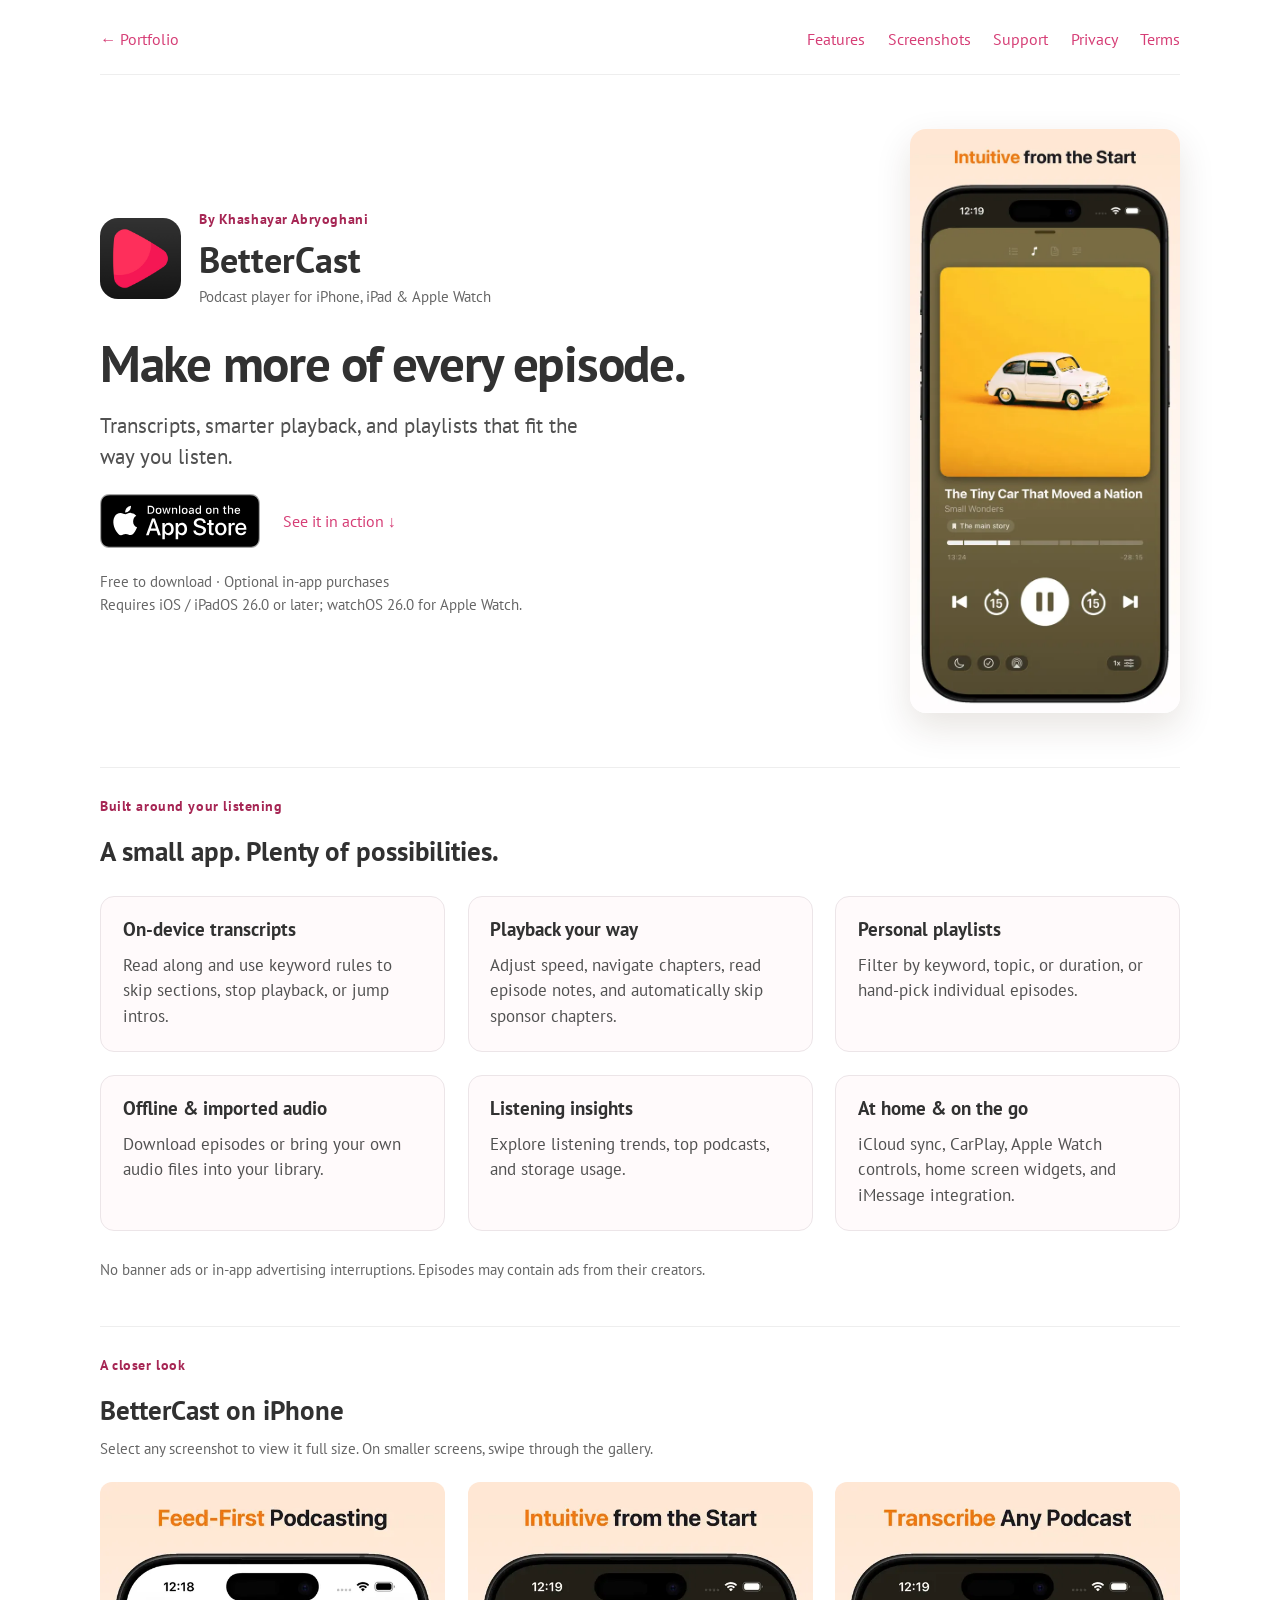
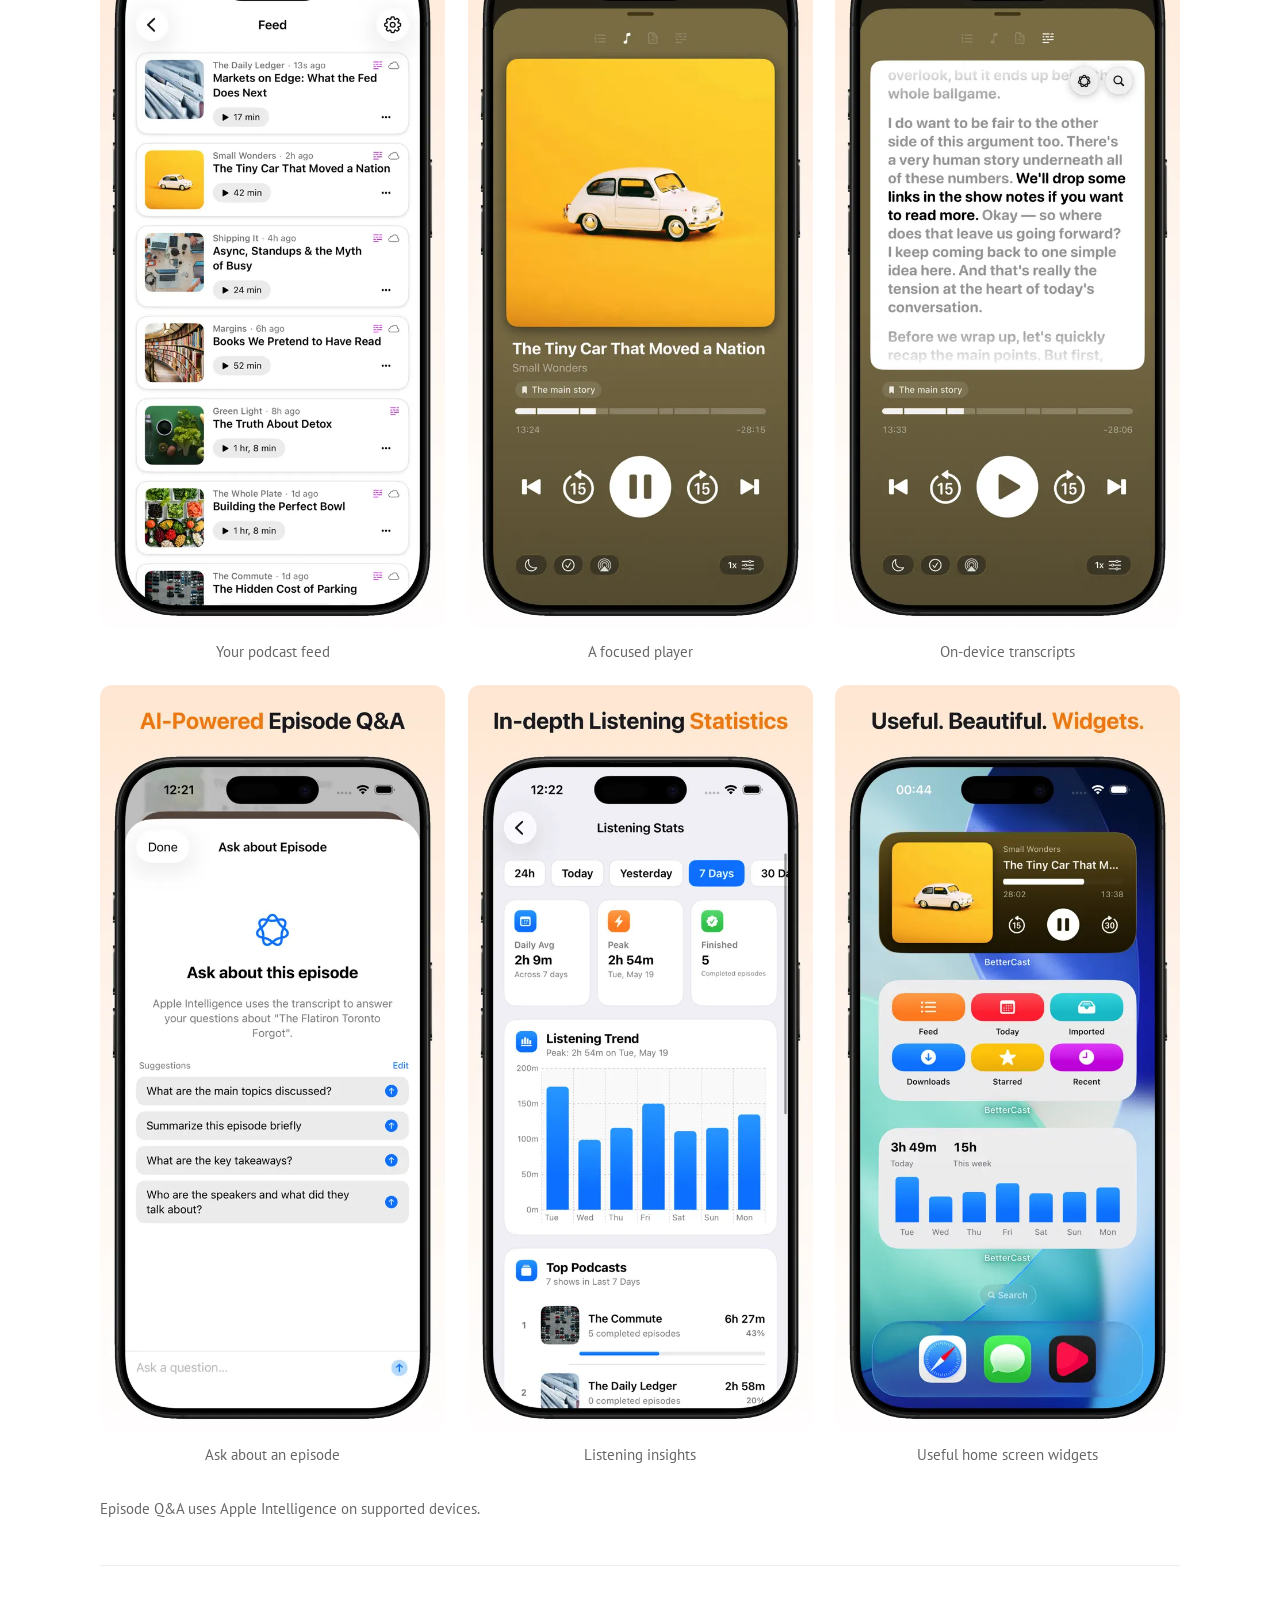
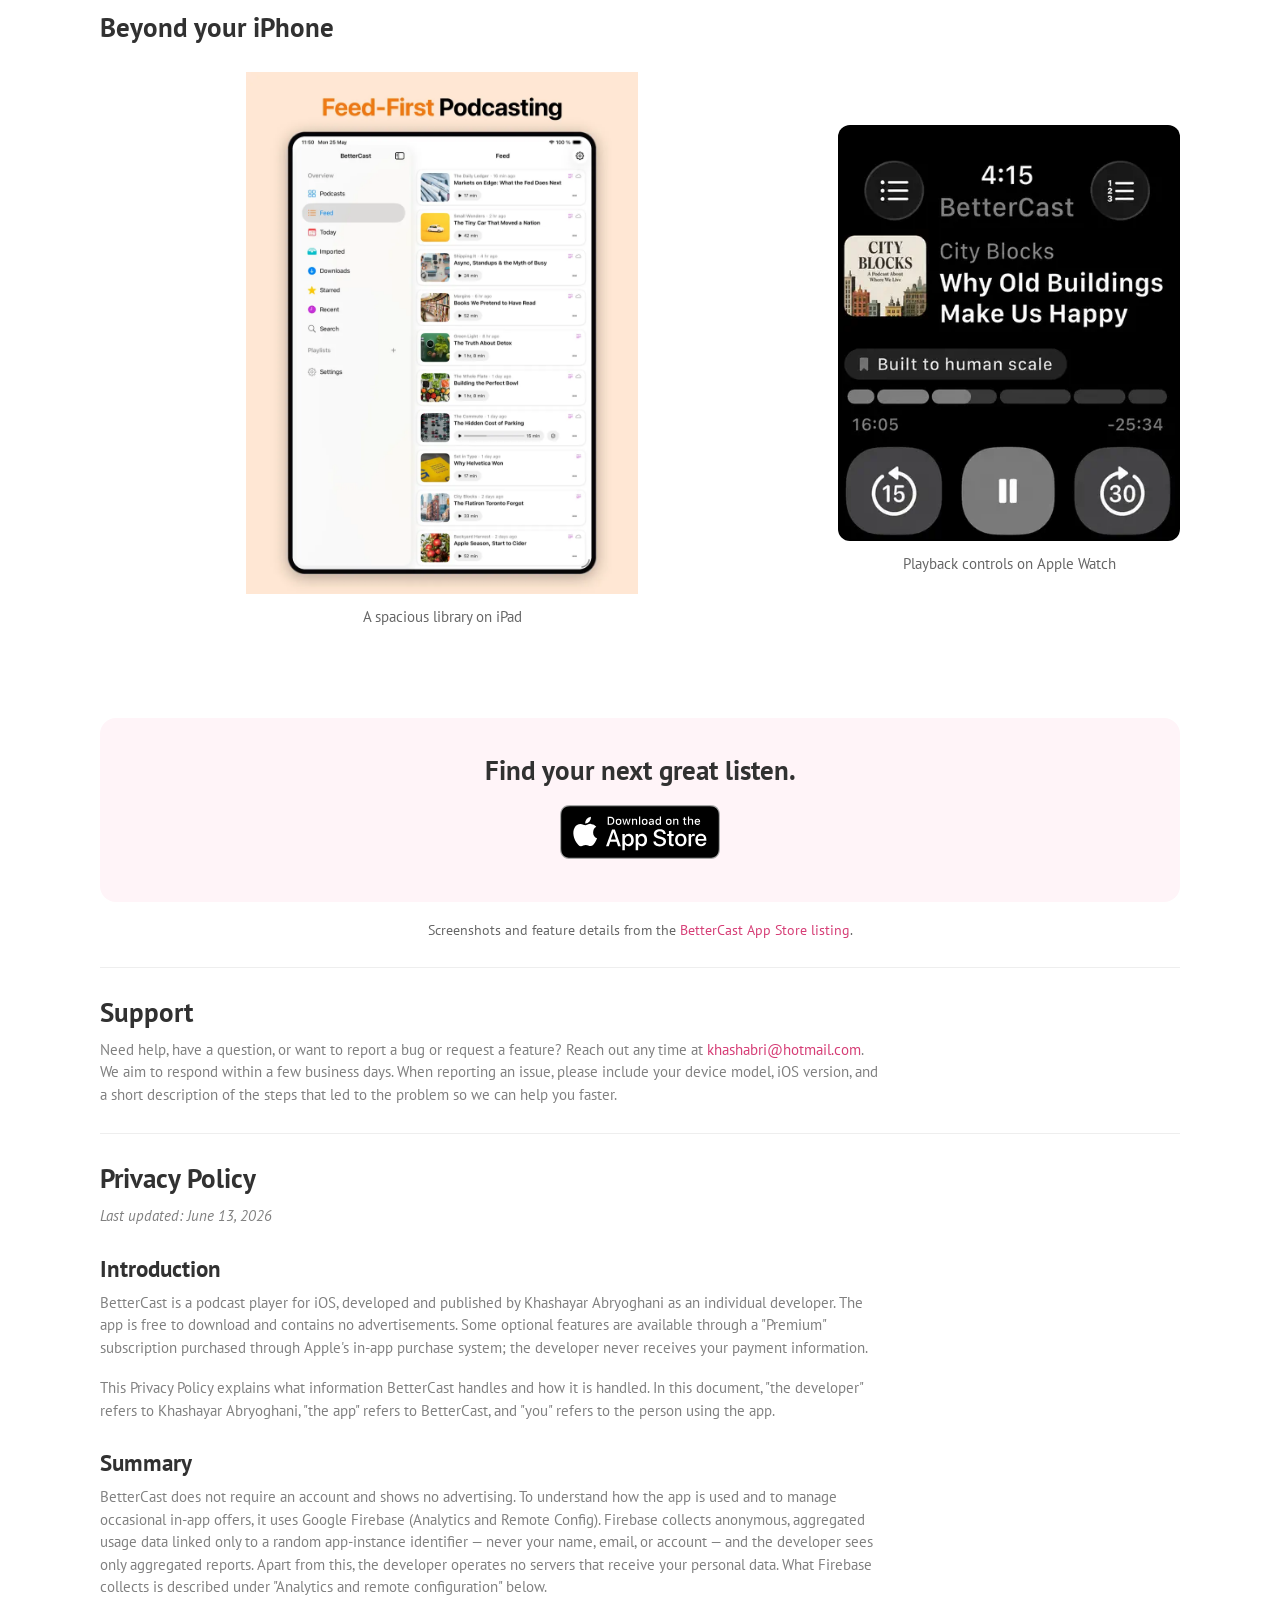
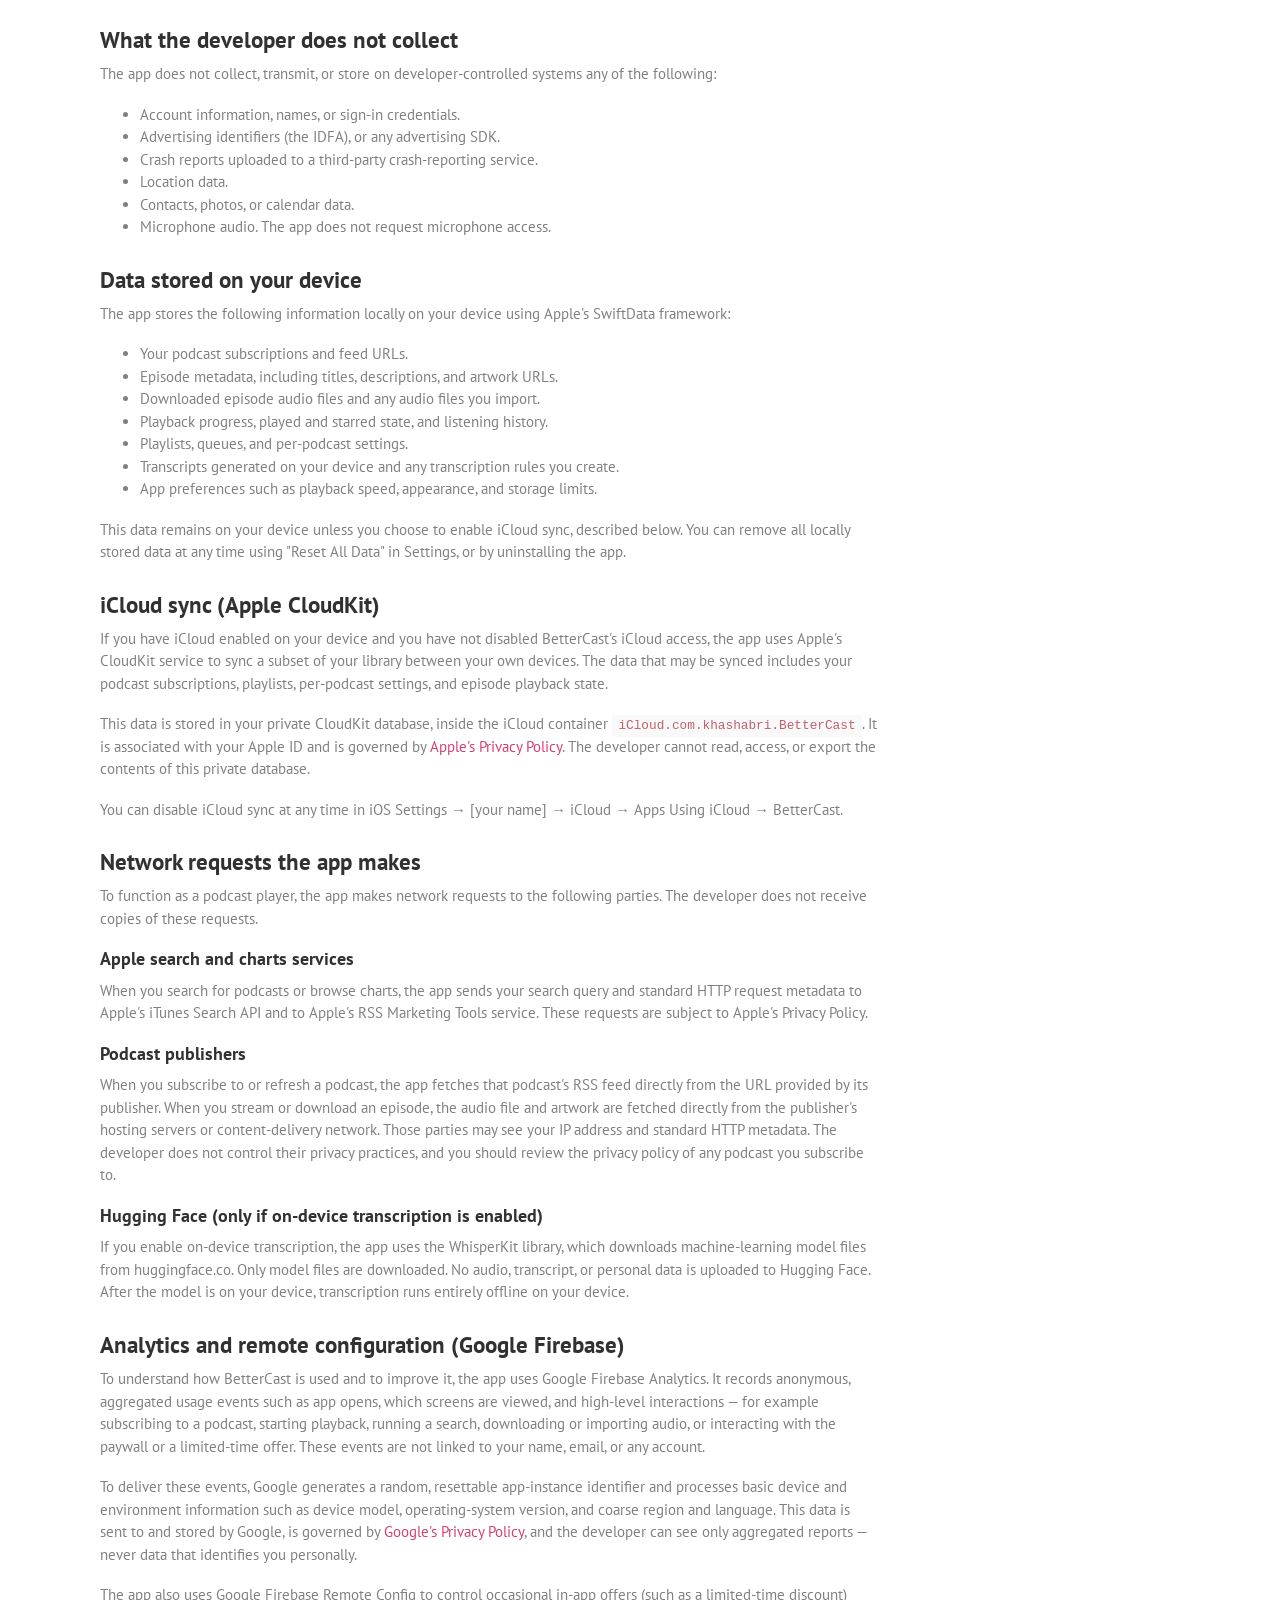
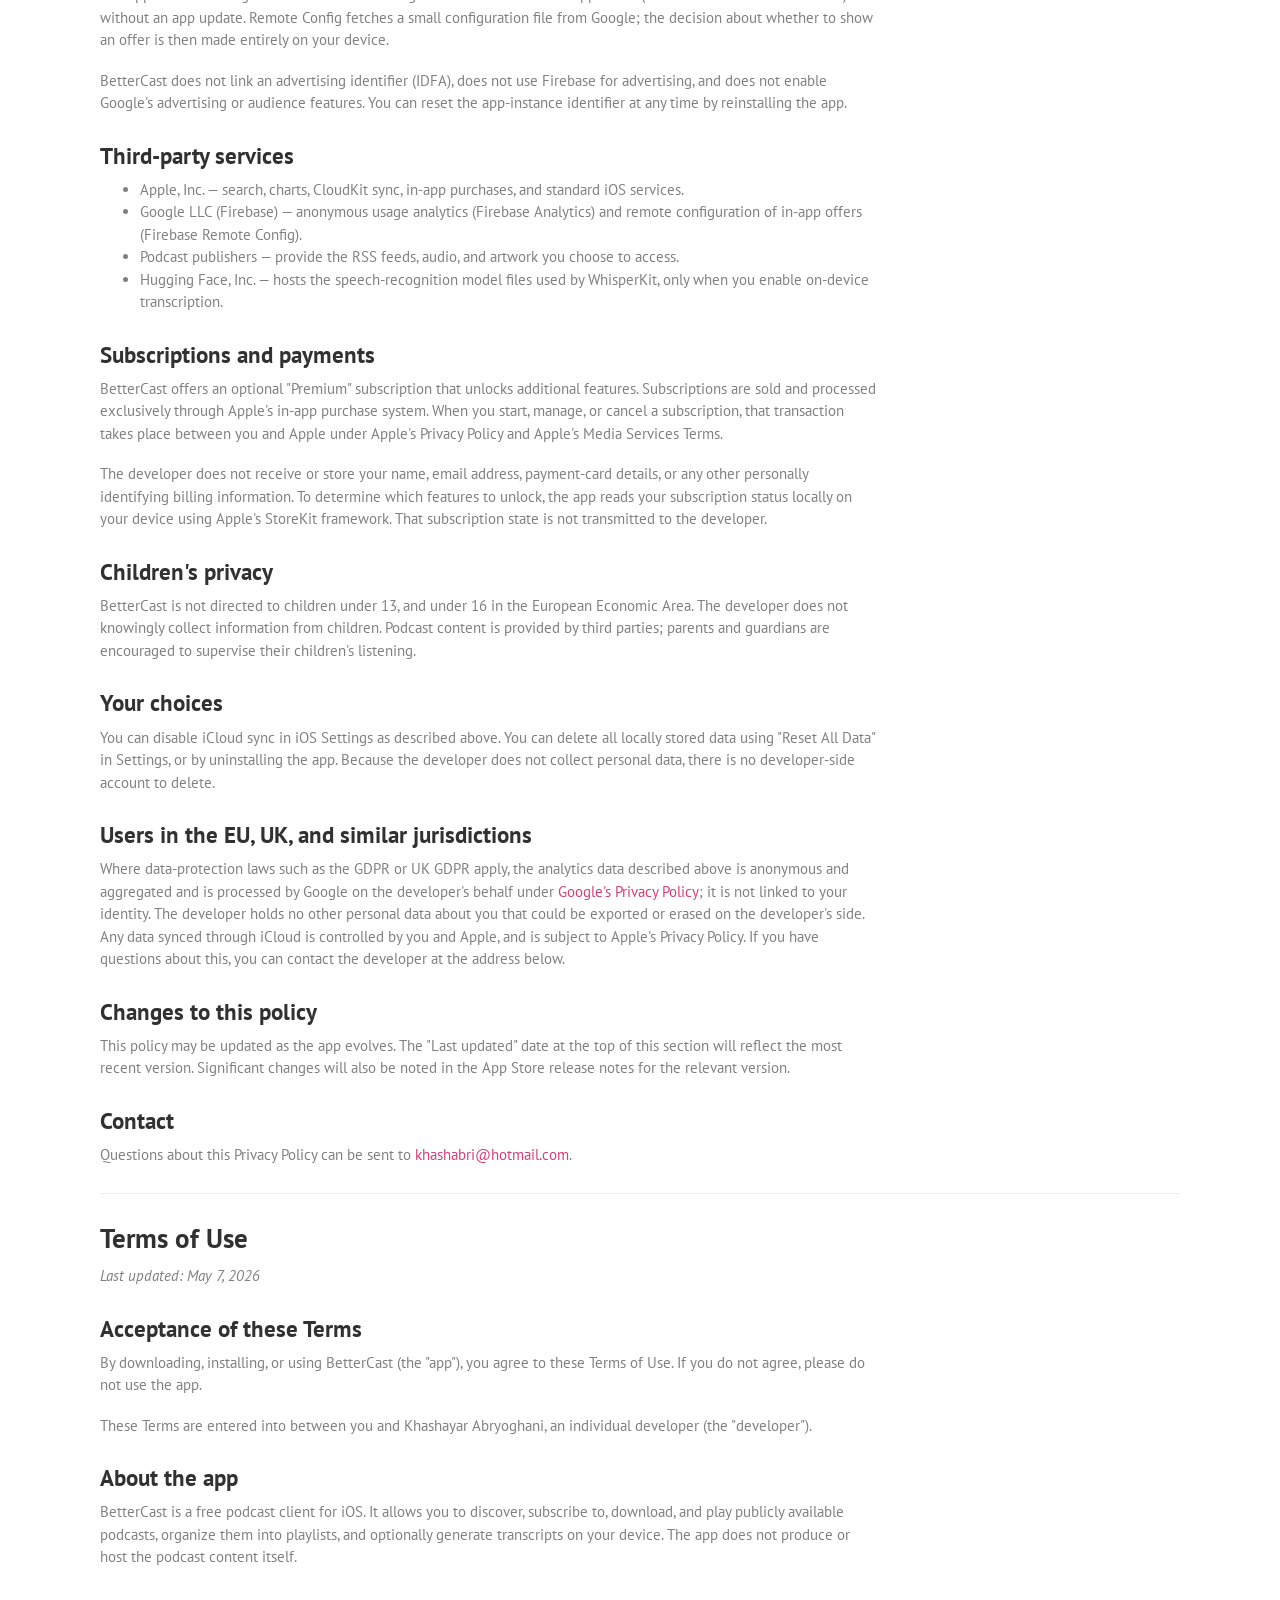
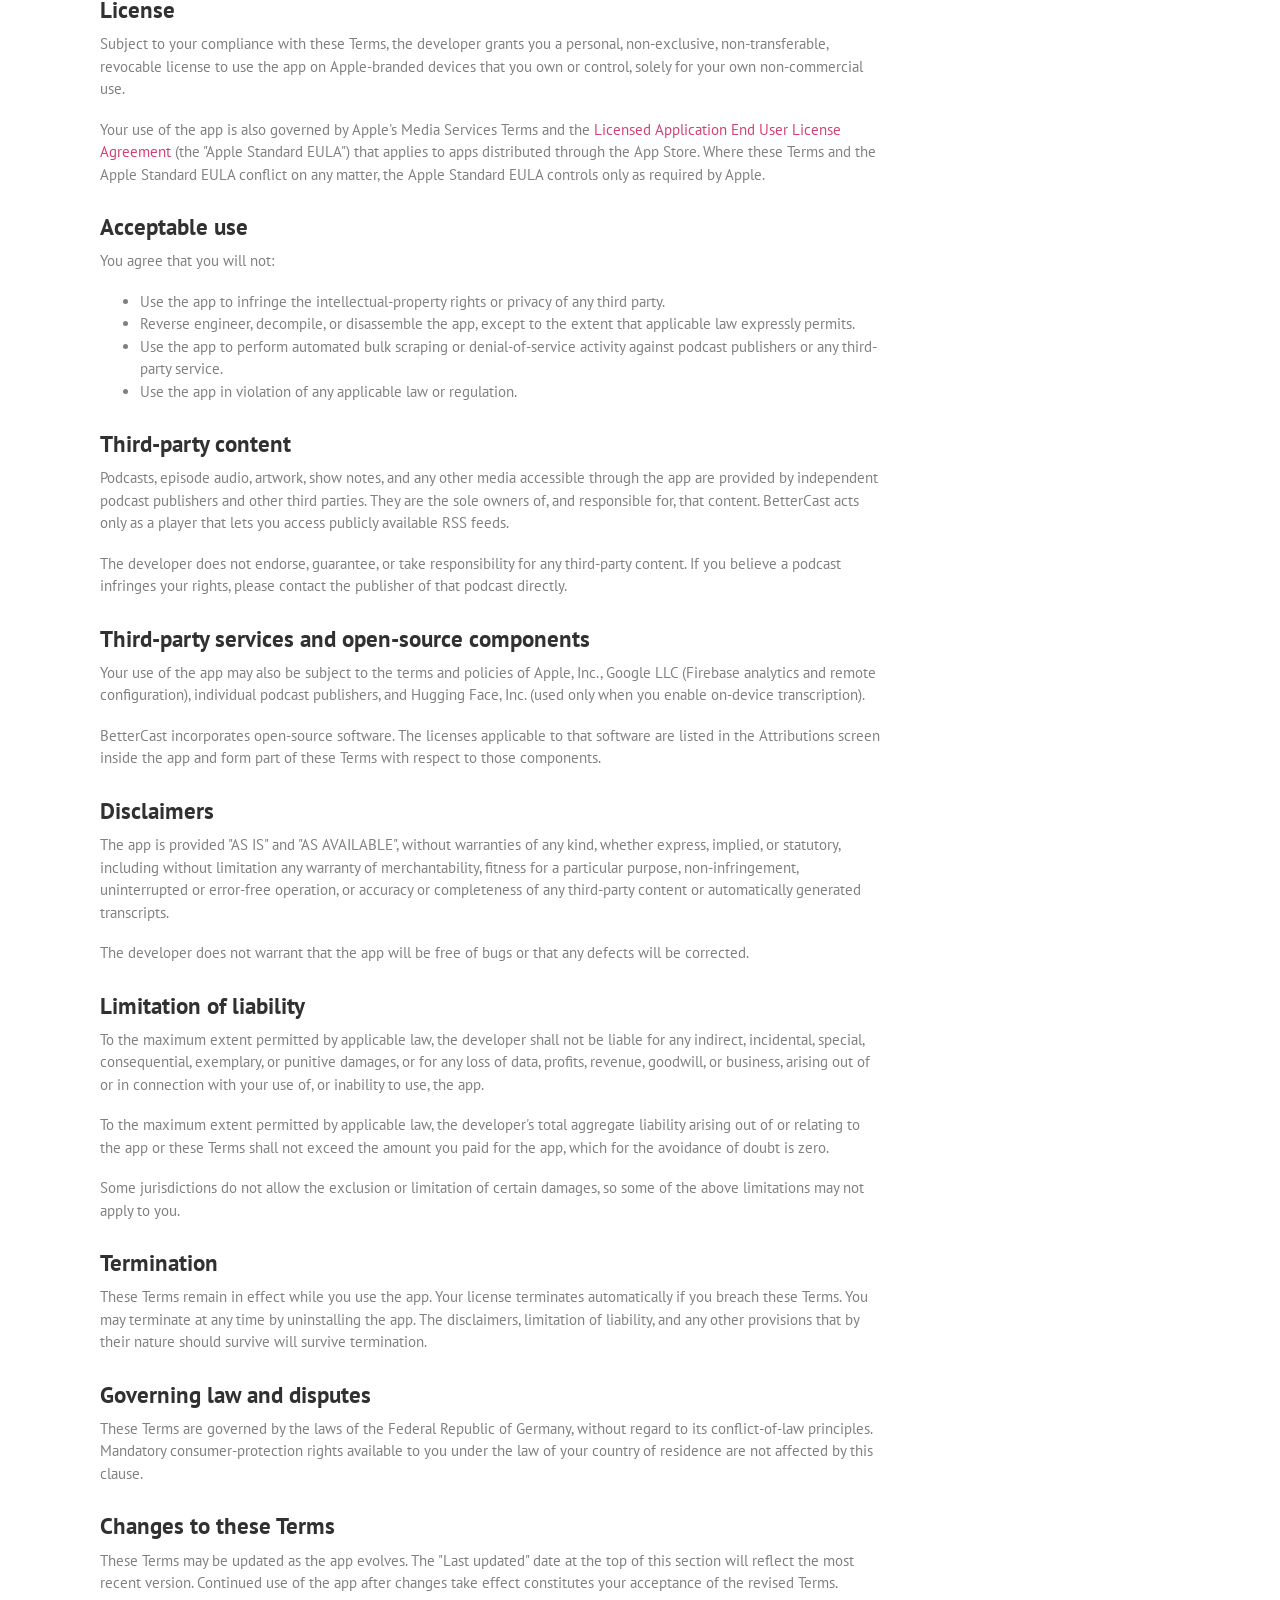
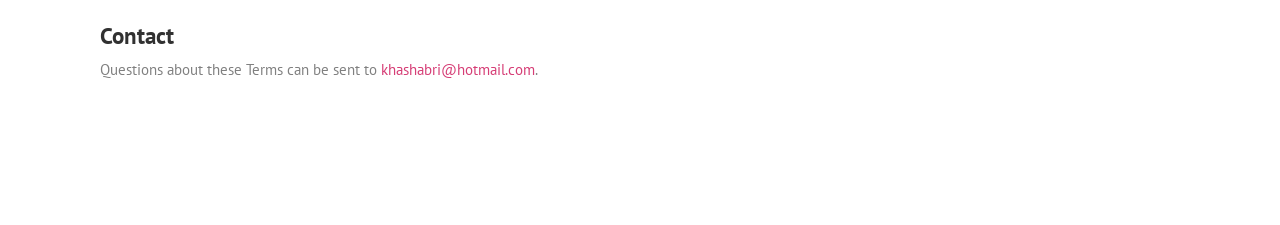
<file: bettercast.html>
<!doctype html>
<html lang="en-us">

<head>
  <meta http-equiv="content-type" content="text/html; charset=utf-8">
  <meta name="author" content="Khashayar Abryoghani">
  <meta name="viewport" content="width=device-width, initial-scale=1">
  <meta name="description" content="BetterCast is an ad-free podcast player with on-device transcripts, custom playlists, offline listening, iCloud sync, and CarPlay. Explore features and screenshots.">
  <meta property="og:type" content="website">
  <meta property="og:url" content="https://khashabri.github.io/bettercast.html">
  <meta property="og:title" content="BetterCast · Podcast listening, your way">
  <meta property="og:description" content="On-device transcripts, smart playback, and a library that follows you across Apple devices.">
  <meta property="og:image" content="https://khashabri.github.io/images/bettercast-icon.jpg">
  <meta name="twitter:card" content="summary">
  <link rel="canonical" href="https://khashabri.github.io/bettercast.html">
  <title>BetterCast · Podcast Player for iPhone, iPad &amp; Apple Watch</title>

  <link rel="stylesheet" href="css/poole.css">
  <link rel="stylesheet" href="css/syntax.css">
  <link rel="stylesheet" href="css/hyde.css">
  <link rel="stylesheet" href="css/bettercast.css">
  <link rel="stylesheet" href="https://fonts.googleapis.com/css?family=PT+Sans:400,400italic,700|Abril+Fatface">

  <link rel="shortcut icon" href="favicon.ico">
</head>

<body class="theme-base-08">

  <main class="content container bettercast-page">
    <div class="page">
      <nav class="bc-nav" aria-label="BetterCast navigation">
        <a href="index.html#projects">← Portfolio</a>
        <div>
          <a href="#features">Features</a>
          <a href="#screenshots">Screenshots</a>
          <a href="#support">Support</a>
          <a href="#privacy">Privacy</a>
          <a href="#terms">Terms</a>
        </div>
      </nav>

      <!-- ============ MARKETING ============ -->
      <section class="bc-hero" id="marketing" aria-labelledby="app-title">
        <div>
          <div class="bc-heading">
            <img class="bc-icon" src="images/bettercast-icon.jpg" alt="" width="80" height="80">
            <div>
              <p class="bc-eyebrow">By Khashayar Abryoghani</p>
              <h1 id="app-title">BetterCast</h1>
              <p class="bc-platforms">Podcast player for iPhone, iPad &amp; Apple Watch</p>
            </div>
          </div>
          <h2 class="bc-tagline">Make more of every episode.</h2>
          <p class="bc-intro">Transcripts, smarter playback, and playlists that fit the way you listen.</p>
          <div class="bc-actions">
            <a class="bc-store-link" href="https://apps.apple.com/app/id6759830475" target="_blank" rel="noopener">
              <img src="images/download-on-the-app-store.svg" alt="Download BetterCast on the App Store" width="160" height="54">
            </a>
            <a href="#screenshots">See it in action ↓</a>
          </div>
          <p class="bc-small">Free to download · Optional in-app purchases<br>Requires iOS / iPadOS 26.0 or later; watchOS 26.0 for Apple Watch.</p>
        </div>
        <a class="bc-hero-preview" href="#screenshots" aria-label="Explore BetterCast screenshots">
          <img src="images/bettercast/iphone-player.webp" alt="BetterCast podcast player with episode artwork and playback controls" width="600" height="1299" fetchpriority="high">
        </a>
      </section>

      <section class="bc-section" id="features" aria-labelledby="features-title">
        <p class="bc-eyebrow">Built around your listening</p>
        <h2 id="features-title">A small app. Plenty of possibilities.</h2>
        <div class="bc-features">
          <article>
            <h3>On-device transcripts</h3>
            <p>Read along and use keyword rules to skip sections, stop playback, or jump intros.</p>
          </article>
          <article>
            <h3>Playback your way</h3>
            <p>Adjust speed, navigate chapters, read episode notes, and automatically skip sponsor chapters.</p>
          </article>
          <article>
            <h3>Personal playlists</h3>
            <p>Filter by keyword, topic, or duration, or hand-pick individual episodes.</p>
          </article>
          <article>
            <h3>Offline &amp; imported audio</h3>
            <p>Download episodes or bring your own audio files into your library.</p>
          </article>
          <article>
            <h3>Listening insights</h3>
            <p>Explore listening trends, top podcasts, and storage usage.</p>
          </article>
          <article>
            <h3>At home &amp; on the go</h3>
            <p>iCloud sync, CarPlay, Apple Watch controls, home screen widgets, and iMessage integration.</p>
          </article>
        </div>
        <p class="bc-small">No banner ads or in-app advertising interruptions. Episodes may contain ads from their creators.</p>
      </section>

      <section class="bc-section" id="screenshots" aria-labelledby="screenshots-title">
        <p class="bc-eyebrow">A closer look</p>
        <h2 id="screenshots-title">BetterCast on iPhone</h2>
        <p class="bc-small">Select any screenshot to view it full size. On smaller screens, swipe through the gallery.</p>
        <div class="bc-gallery" role="region" aria-label="BetterCast iPhone screenshots" tabindex="0">
        <figure class="bc-screenshot">
          <a href="images/bettercast/iphone-feed.webp" target="_blank" rel="noopener" aria-label="View full-size screenshot: Your podcast feed">
            <img src="images/bettercast/iphone-feed.webp" alt="BetterCast on iPhone showing a feed of podcast episodes" width="600" height="1299" loading="lazy" decoding="async">
          </a>
          <figcaption>Your podcast feed</figcaption>
        </figure>
        <figure class="bc-screenshot">
          <a href="images/bettercast/iphone-player.webp" target="_blank" rel="noopener" aria-label="View full-size screenshot: A focused player">
            <img src="images/bettercast/iphone-player.webp" alt="BetterCast on iPhone showing episode artwork and playback controls" width="600" height="1299" loading="lazy" decoding="async">
          </a>
          <figcaption>A focused player</figcaption>
        </figure>
        <figure class="bc-screenshot">
          <a href="images/bettercast/iphone-transcript.webp" target="_blank" rel="noopener" aria-label="View full-size screenshot: On-device transcripts">
            <img src="images/bettercast/iphone-transcript.webp" alt="BetterCast on iPhone displaying a transcript alongside the podcast player" width="600" height="1299" loading="lazy" decoding="async">
          </a>
          <figcaption>On-device transcripts</figcaption>
        </figure>
        <figure class="bc-screenshot">
          <a href="images/bettercast/iphone-episode-qa.webp" target="_blank" rel="noopener" aria-label="View full-size screenshot: Ask about an episode">
            <img src="images/bettercast/iphone-episode-qa.webp" alt="BetterCast episode questions screen with Apple Intelligence and suggested questions" width="600" height="1299" loading="lazy" decoding="async">
          </a>
          <figcaption>Ask about an episode</figcaption>
        </figure>
        <figure class="bc-screenshot">
          <a href="images/bettercast/iphone-stats.webp" target="_blank" rel="noopener" aria-label="View full-size screenshot: Listening insights">
            <img src="images/bettercast/iphone-stats.webp" alt="BetterCast listening statistics with a daily listening chart and top podcasts" width="600" height="1299" loading="lazy" decoding="async">
          </a>
          <figcaption>Listening insights</figcaption>
        </figure>
        <figure class="bc-screenshot">
          <a href="images/bettercast/iphone-widgets.webp" target="_blank" rel="noopener" aria-label="View full-size screenshot: Useful home screen widgets">
            <img src="images/bettercast/iphone-widgets.webp" alt="BetterCast widgets showing playback controls, library shortcuts, and listening statistics" width="600" height="1299" loading="lazy" decoding="async">
          </a>
          <figcaption>Useful home screen widgets</figcaption>
        </figure>
        </div>
        <p class="bc-small">Episode Q&amp;A uses Apple Intelligence on supported devices.</p>
      </section>

      <section class="bc-section" aria-labelledby="devices-title">
        <h2 id="devices-title">Beyond your iPhone</h2>
        <div class="bc-device-gallery">
        <figure class="bc-screenshot">
          <a href="images/bettercast/ipad-library.webp" target="_blank" rel="noopener" aria-label="View full-size screenshot: A spacious library on iPad">
            <img src="images/bettercast/ipad-library.webp" alt="BetterCast on iPad with a library sidebar and podcast episode feed" width="900" height="1200" loading="lazy" decoding="async">
          </a>
          <figcaption>A spacious library on iPad</figcaption>
        </figure>
        <figure class="bc-screenshot">
          <a href="images/bettercast/watch-player.webp" target="_blank" rel="noopener" aria-label="View full-size screenshot: Playback controls on Apple Watch">
            <img src="images/bettercast/watch-player.webp" alt="BetterCast on Apple Watch showing the current episode and playback controls" width="422" height="514" loading="lazy" decoding="async">
          </a>
          <figcaption>Playback controls on Apple Watch</figcaption>
        </figure>
        </div>
      </section>

      <div class="bc-bottom-cta">
        <h2>Find your next great listen.</h2>
        <a class="bc-store-link" href="https://apps.apple.com/app/id6759830475" target="_blank" rel="noopener">
          <img src="images/download-on-the-app-store.svg" alt="Download BetterCast on the App Store" width="160" height="54" loading="lazy">
        </a>
      </div>
      <p class="bc-source">Screenshots and feature details from the <a href="https://apps.apple.com/us/app/bettercast-podcast-player/id6759830475" target="_blank" rel="noopener">BetterCast App Store listing</a>.</p>

      <hr>

      <!-- ============ SUPPORT ============ -->
      <h2 id="support">Support</h2>
      <p style="font-size: smaller; color: gray; max-width: 780px;">
        Need help, have a question, or want to report a bug or request a feature? Reach out any time at
        <a href="mailto:khashabri@hotmail.com?subject=BetterCast%20Support">khashabri@hotmail.com</a>.
        We aim to respond within a few business days. When reporting an issue, please include your device
        model, iOS version, and a short description of the steps that led to the problem so we can help
        you faster.
      </p>

      <hr>

      <!-- ============ PRIVACY POLICY ============ -->
      <h2 id="privacy">Privacy Policy</h2>
      <p style="font-size: smaller; color: gray; max-width: 780px;">
        <em>Last updated: June 13, 2026</em>
      </p>

      <div style="font-size: smaller; color: gray; max-width: 780px;">
        <h3>Introduction</h3>
        <p>
          BetterCast is a podcast player for iOS, developed and published by Khashayar Abryoghani as an
          individual developer. The app is free to download and contains no advertisements. Some optional
          features are available through a "Premium" subscription purchased through Apple's in-app purchase
          system; the developer never receives your payment information.
        </p>
        <p>
          This Privacy Policy explains what information BetterCast handles and how it is handled. In this
          document, "the developer" refers to Khashayar Abryoghani, "the app" refers to BetterCast, and
          "you" refers to the person using the app.
        </p>

        <h3>Summary</h3>
        <p>
          BetterCast does not require an account and shows no advertising. To understand how the app is used
          and to manage occasional in-app offers, it uses Google Firebase (Analytics and Remote Config).
          Firebase collects anonymous, aggregated usage data linked only to a random app-instance identifier
          &mdash; never your name, email, or account &mdash; and the developer sees only aggregated reports.
          Apart from this, the developer operates no servers that receive your personal data. What Firebase
          collects is described under "Analytics and remote configuration" below.
        </p>

        <h3>What the developer does not collect</h3>
        <p>The app does not collect, transmit, or store on developer-controlled systems any of the following:</p>
        <ul>
          <li>Account information, names, or sign-in credentials.</li>
          <li>Advertising identifiers (the IDFA), or any advertising SDK.</li>
          <li>Crash reports uploaded to a third-party crash-reporting service.</li>
          <li>Location data.</li>
          <li>Contacts, photos, or calendar data.</li>
          <li>Microphone audio. The app does not request microphone access.</li>
        </ul>

        <h3>Data stored on your device</h3>
        <p>The app stores the following information locally on your device using Apple's SwiftData framework:</p>
        <ul>
          <li>Your podcast subscriptions and feed URLs.</li>
          <li>Episode metadata, including titles, descriptions, and artwork URLs.</li>
          <li>Downloaded episode audio files and any audio files you import.</li>
          <li>Playback progress, played and starred state, and listening history.</li>
          <li>Playlists, queues, and per-podcast settings.</li>
          <li>Transcripts generated on your device and any transcription rules you create.</li>
          <li>App preferences such as playback speed, appearance, and storage limits.</li>
        </ul>
        <p>
          This data remains on your device unless you choose to enable iCloud sync, described below. You can
          remove all locally stored data at any time using "Reset All Data" in Settings, or by uninstalling
          the app.
        </p>

        <h3>iCloud sync (Apple CloudKit)</h3>
        <p>
          If you have iCloud enabled on your device and you have not disabled BetterCast's iCloud access,
          the app uses Apple's CloudKit service to sync a subset of your library between your own devices.
          The data that may be synced includes your podcast subscriptions, playlists, per-podcast settings,
          and episode playback state.
        </p>
        <p>
          This data is stored in your private CloudKit database, inside the iCloud container
          <code>iCloud.com.khashabri.BetterCast</code>. It is associated with your Apple ID and is governed
          by <a href="https://www.apple.com/legal/privacy/" target="_blank">Apple's Privacy Policy</a>. The
          developer cannot read, access, or export the contents of this private database.
        </p>
        <p>
          You can disable iCloud sync at any time in iOS Settings &rarr; [your name] &rarr; iCloud &rarr;
          Apps Using iCloud &rarr; BetterCast.
        </p>

        <h3>Network requests the app makes</h3>
        <p>
          To function as a podcast player, the app makes network requests to the following parties. The
          developer does not receive copies of these requests.
        </p>

        <h4>Apple search and charts services</h4>
        <p>
          When you search for podcasts or browse charts, the app sends your search query and standard HTTP
          request metadata to Apple's iTunes Search API and to Apple's RSS Marketing Tools service. These
          requests are subject to Apple's Privacy Policy.
        </p>

        <h4>Podcast publishers</h4>
        <p>
          When you subscribe to or refresh a podcast, the app fetches that podcast's RSS feed directly from
          the URL provided by its publisher. When you stream or download an episode, the audio file and
          artwork are fetched directly from the publisher's hosting servers or content-delivery network.
          Those parties may see your IP address and standard HTTP metadata. The developer does not control
          their privacy practices, and you should review the privacy policy of any podcast you subscribe to.
        </p>

        <h4>Hugging Face (only if on-device transcription is enabled)</h4>
        <p>
          If you enable on-device transcription, the app uses the WhisperKit library, which downloads
          machine-learning model files from huggingface.co. Only model files are downloaded. No audio,
          transcript, or personal data is uploaded to Hugging Face. After the model is on your device,
          transcription runs entirely offline on your device.
        </p>

        <h3>Analytics and remote configuration (Google Firebase)</h3>
        <p>
          To understand how BetterCast is used and to improve it, the app uses Google Firebase Analytics. It
          records anonymous, aggregated usage events such as app opens, which screens are viewed, and
          high-level interactions &mdash; for example subscribing to a podcast, starting playback, running a
          search, downloading or importing audio, or interacting with the paywall or a limited-time offer.
          These events are not linked to your name, email, or any account.
        </p>
        <p>
          To deliver these events, Google generates a random, resettable app-instance identifier and processes
          basic device and environment information such as device model, operating-system version, and coarse
          region and language. This data is sent to and stored by Google, is governed by
          <a href="https://policies.google.com/privacy" target="_blank">Google's Privacy Policy</a>, and the
          developer can see only aggregated reports &mdash; never data that identifies you personally.
        </p>
        <p>
          The app also uses Google Firebase Remote Config to control occasional in-app offers (such as a
          limited-time discount) without an app update. Remote Config fetches a small configuration file from
          Google; the decision about whether to show an offer is then made entirely on your device.
        </p>
        <p>
          BetterCast does not link an advertising identifier (IDFA), does not use Firebase for advertising,
          and does not enable Google's advertising or audience features. You can reset the app-instance
          identifier at any time by reinstalling the app.
        </p>

        <h3>Third-party services</h3>
        <ul>
          <li>Apple, Inc. &mdash; search, charts, CloudKit sync, in-app purchases, and standard iOS services.</li>
          <li>Google LLC (Firebase) &mdash; anonymous usage analytics (Firebase Analytics) and remote configuration of in-app offers (Firebase Remote Config).</li>
          <li>Podcast publishers &mdash; provide the RSS feeds, audio, and artwork you choose to access.</li>
          <li>Hugging Face, Inc. &mdash; hosts the speech-recognition model files used by WhisperKit, only when you enable on-device transcription.</li>
        </ul>

        <h3>Subscriptions and payments</h3>
        <p>
          BetterCast offers an optional "Premium" subscription that unlocks additional features.
          Subscriptions are sold and processed exclusively through Apple's in-app purchase system. When you
          start, manage, or cancel a subscription, that transaction takes place between you and Apple under
          Apple's Privacy Policy and Apple's Media Services Terms.
        </p>
        <p>
          The developer does not receive or store your name, email address, payment-card details, or any
          other personally identifying billing information. To determine which features to unlock, the app
          reads your subscription status locally on your device using Apple's StoreKit framework. That
          subscription state is not transmitted to the developer.
        </p>

        <h3>Children's privacy</h3>
        <p>
          BetterCast is not directed to children under 13, and under 16 in the European Economic Area. The
          developer does not knowingly collect information from children. Podcast content is provided by
          third parties; parents and guardians are encouraged to supervise their children's listening.
        </p>

        <h3>Your choices</h3>
        <p>
          You can disable iCloud sync in iOS Settings as described above. You can delete all locally stored
          data using "Reset All Data" in Settings, or by uninstalling the app. Because the developer does
          not collect personal data, there is no developer-side account to delete.
        </p>

        <h3>Users in the EU, UK, and similar jurisdictions</h3>
        <p>
          Where data-protection laws such as the GDPR or UK GDPR apply, the analytics data described above is
          anonymous and aggregated and is processed by Google on the developer's behalf under
          <a href="https://policies.google.com/privacy" target="_blank">Google's Privacy Policy</a>; it is not
          linked to your identity. The developer holds no other personal data about you that could be exported
          or erased on the developer's side. Any data synced through iCloud is controlled by you and Apple,
          and is subject to Apple's Privacy Policy. If you have questions about this, you can contact the
          developer at the address below.
        </p>

        <h3>Changes to this policy</h3>
        <p>
          This policy may be updated as the app evolves. The "Last updated" date at the top of this section
          will reflect the most recent version. Significant changes will also be noted in the App Store
          release notes for the relevant version.
        </p>

        <h3>Contact</h3>
        <p>
          Questions about this Privacy Policy can be sent to
          <a href="mailto:khashabri@hotmail.com?subject=BetterCast%20Privacy">khashabri@hotmail.com</a>.
        </p>
      </div>

      <hr>

      <!-- ============ TERMS OF USE ============ -->
      <h2 id="terms">Terms of Use</h2>
      <p style="font-size: smaller; color: gray; max-width: 780px;">
        <em>Last updated: May 7, 2026</em>
      </p>

      <div style="font-size: smaller; color: gray; max-width: 780px;">
        <h3>Acceptance of these Terms</h3>
        <p>
          By downloading, installing, or using BetterCast (the "app"), you agree to these Terms of Use. If
          you do not agree, please do not use the app.
        </p>
        <p>
          These Terms are entered into between you and Khashayar Abryoghani, an individual developer (the
          "developer").
        </p>

        <h3>About the app</h3>
        <p>
          BetterCast is a free podcast client for iOS. It allows you to discover, subscribe to, download,
          and play publicly available podcasts, organize them into playlists, and optionally generate
          transcripts on your device. The app does not produce or host the podcast content itself.
        </p>

        <h3>License</h3>
        <p>
          Subject to your compliance with these Terms, the developer grants you a personal, non-exclusive,
          non-transferable, revocable license to use the app on Apple-branded devices that you own or
          control, solely for your own non-commercial use.
        </p>
        <p>
          Your use of the app is also governed by Apple's Media Services Terms and the
          <a href="https://www.apple.com/legal/internet-services/itunes/dev/stdeula/" target="_blank">Licensed Application End User License Agreement</a>
          (the "Apple Standard EULA") that applies to apps distributed through the App Store. Where these
          Terms and the Apple Standard EULA conflict on any matter, the Apple Standard EULA controls only
          as required by Apple.
        </p>

        <h3>Acceptable use</h3>
        <p>You agree that you will not:</p>
        <ul>
          <li>Use the app to infringe the intellectual-property rights or privacy of any third party.</li>
          <li>Reverse engineer, decompile, or disassemble the app, except to the extent that applicable law expressly permits.</li>
          <li>Use the app to perform automated bulk scraping or denial-of-service activity against podcast publishers or any third-party service.</li>
          <li>Use the app in violation of any applicable law or regulation.</li>
        </ul>

        <h3>Third-party content</h3>
        <p>
          Podcasts, episode audio, artwork, show notes, and any other media accessible through the app are
          provided by independent podcast publishers and other third parties. They are the sole owners of,
          and responsible for, that content. BetterCast acts only as a player that lets you access publicly
          available RSS feeds.
        </p>
        <p>
          The developer does not endorse, guarantee, or take responsibility for any third-party content. If
          you believe a podcast infringes your rights, please contact the publisher of that podcast directly.
        </p>

        <h3>Third-party services and open-source components</h3>
        <p>
          Your use of the app may also be subject to the terms and policies of Apple, Inc., Google LLC
          (Firebase analytics and remote configuration), individual podcast publishers, and Hugging Face,
          Inc. (used only when you enable on-device transcription).
        </p>
        <p>
          BetterCast incorporates open-source software. The licenses applicable to that software are listed
          in the Attributions screen inside the app and form part of these Terms with respect to those
          components.
        </p>

        <h3>Disclaimers</h3>
        <p>
          The app is provided "AS IS" and "AS AVAILABLE", without warranties of any kind, whether express,
          implied, or statutory, including without limitation any warranty of merchantability, fitness for
          a particular purpose, non-infringement, uninterrupted or error-free operation, or accuracy or
          completeness of any third-party content or automatically generated transcripts.
        </p>
        <p>
          The developer does not warrant that the app will be free of bugs or that any defects will be
          corrected.
        </p>

        <h3>Limitation of liability</h3>
        <p>
          To the maximum extent permitted by applicable law, the developer shall not be liable for any
          indirect, incidental, special, consequential, exemplary, or punitive damages, or for any loss of
          data, profits, revenue, goodwill, or business, arising out of or in connection with your use of,
          or inability to use, the app.
        </p>
        <p>
          To the maximum extent permitted by applicable law, the developer's total aggregate liability
          arising out of or relating to the app or these Terms shall not exceed the amount you paid for the
          app, which for the avoidance of doubt is zero.
        </p>
        <p>
          Some jurisdictions do not allow the exclusion or limitation of certain damages, so some of the
          above limitations may not apply to you.
        </p>

        <h3>Termination</h3>
        <p>
          These Terms remain in effect while you use the app. Your license terminates automatically if you
          breach these Terms. You may terminate at any time by uninstalling the app. The disclaimers,
          limitation of liability, and any other provisions that by their nature should survive will survive
          termination.
        </p>

        <h3>Governing law and disputes</h3>
        <p>
          These Terms are governed by the laws of the Federal Republic of Germany, without regard to its
          conflict-of-law principles. Mandatory consumer-protection rights available to you under the law
          of your country of residence are not affected by this clause.
        </p>

        <h3>Changes to these Terms</h3>
        <p>
          These Terms may be updated as the app evolves. The "Last updated" date at the top of this section
          will reflect the most recent version. Continued use of the app after changes take effect
          constitutes your acceptance of the revised Terms.
        </p>

        <h3>Contact</h3>
        <p>
          Questions about these Terms can be sent to
          <a href="mailto:khashabri@hotmail.com?subject=BetterCast%20Terms">khashabri@hotmail.com</a>.
        </p>
      </div>
    </div>
  </main>
</body>

</html>
</file>
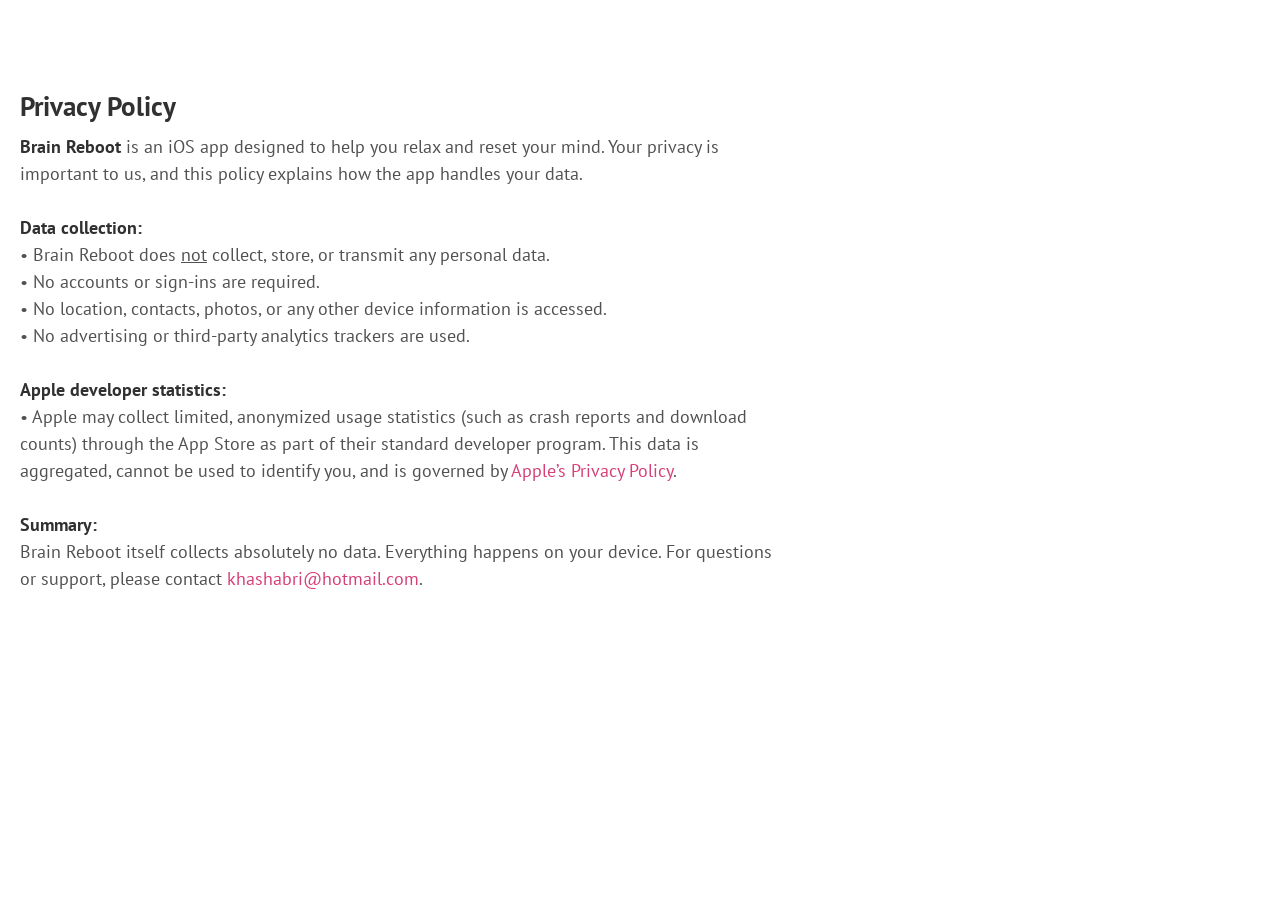
<file: brain-reboot.html>
<!doctype html>
<html lang="en-us">

<head>
  <meta http-equiv="content-type" content="text/html; charset=utf-8">
  <meta name="author" content="Khashayar Abryoghani">
  <title>Brain Reboot · Khashayar Abryoghani</title>

  <link rel="stylesheet" href="css/poole.css">
  <link rel="stylesheet" href="css/syntax.css">
  <link rel="stylesheet" href="css/hyde.css">
  <link rel="stylesheet" href="http://fonts.googleapis.com/css?family=PT+Sans:400,400italic,700|Abril+Fatface">

  <link rel="shortcut icon" href="favicon.ico">
</head>

<body class="theme-base-08">

  <div class="content container" style="margin-left: 0; padding-left: 20px;">
    <div class="page">

      <h2 id="privacy-policy">Privacy Policy</h2>
      <p style=“font-size: smaller; color: gray; max-width: 780px;”>
        <strong>Brain Reboot</strong> is an iOS app designed to help you relax and reset your mind. Your privacy is important to us, and this policy explains how the app handles your data.
        <br><br>
        <strong>Data collection:</strong><br>
        &bull; Brain Reboot does <u>not</u> collect, store, or transmit any personal data.<br>
        &bull; No accounts or sign-ins are required.<br>
        &bull; No location, contacts, photos, or any other device information is accessed.<br>
        &bull; No advertising or third-party analytics trackers are used.
        <br><br>
        <strong>Apple developer statistics:</strong><br>
        &bull; Apple may collect limited, anonymized usage statistics (such as crash reports and download counts) through the App Store as part of their standard developer program. This data is aggregated, cannot be used to identify you, and is governed by <a href=“https://www.apple.com/legal/privacy/” target=“_blank”>Apple’s Privacy Policy</a>.
        <br><br>
        <strong>Summary:</strong><br>
        Brain Reboot itself collects absolutely no data. Everything happens on your device. For questions or support, please contact <a href=“mailto:khashabri@hotmail.com”>khashabri@hotmail.com</a>.
      </p>
    </div>
  </div>
</body>

</html>
</file>
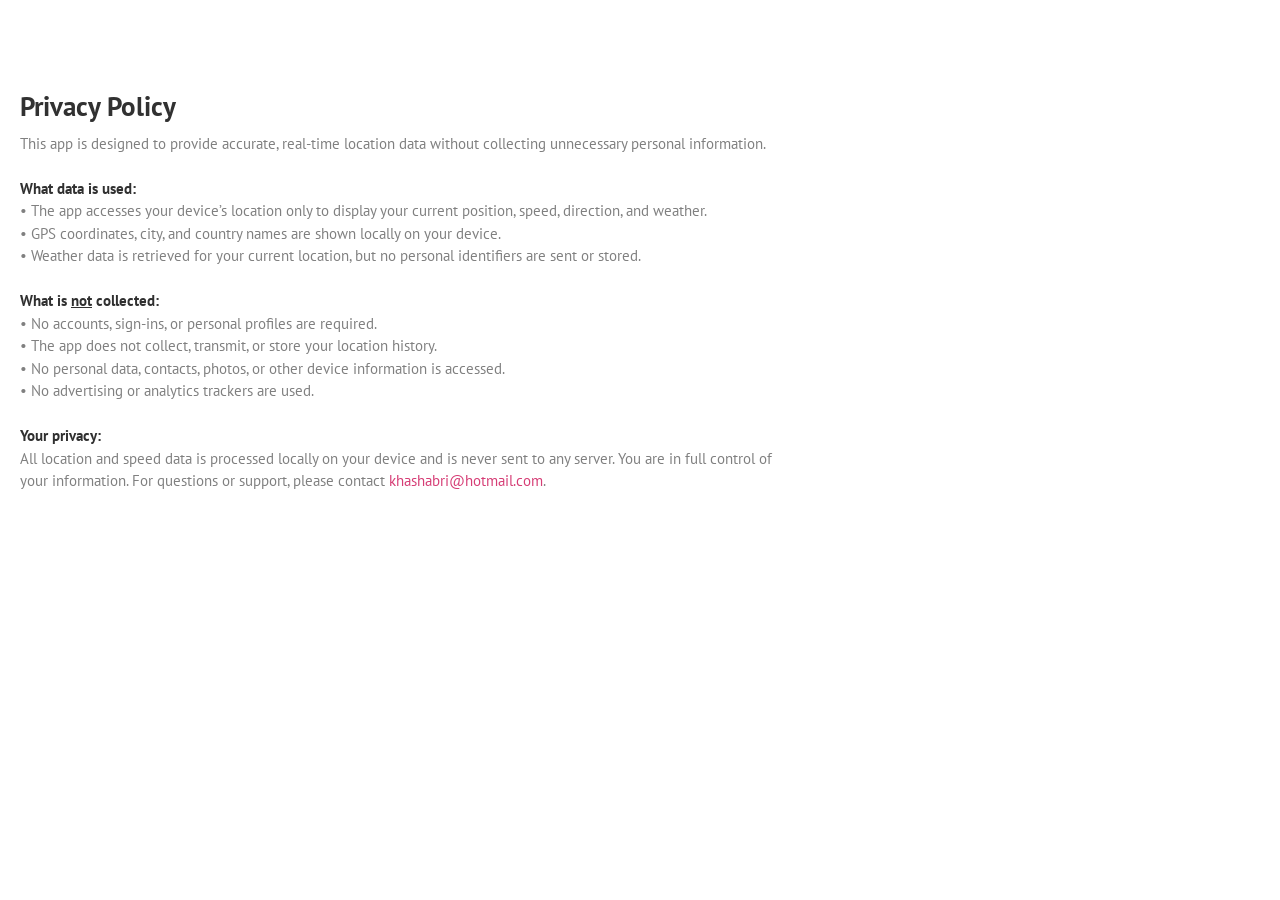
<file: current-location-data.html>
<!doctype html>
<html lang="en-us">

<head>
  <meta http-equiv="content-type" content="text/html; charset=utf-8">
  <meta name="author" content="Khashayar Abryoghani">
  <title>Steps Widgets · Khashayar Abryoghani</title>

  <link rel="stylesheet" href="css/poole.css">
  <link rel="stylesheet" href="css/syntax.css">
  <link rel="stylesheet" href="css/hyde.css">
  <link rel="stylesheet" href="http://fonts.googleapis.com/css?family=PT+Sans:400,400italic,700|Abril+Fatface">

  <link rel="shortcut icon" href="favicon.ico">
</head>

<body class="theme-base-08">

  <div class="content container" style="margin-left: 0; padding-left: 20px;">
    <div class="page">
      <!-- Steps Widgets section removed -->

      <h2 id="privacy-policy">Privacy Policy</h2>
      <p style="font-size: smaller; color: gray; max-width: 780px;">
        This app is designed to provide accurate, real-time location data without collecting unnecessary personal information.
        <br><br>
        <strong>What data is used:</strong><br>
        &bull; The app accesses your device’s location only to display your current position, speed, direction, and weather.<br>
        &bull; GPS coordinates, city, and country names are shown locally on your device.<br>
        &bull; Weather data is retrieved for your current location, but no personal identifiers are sent or stored.
        <br><br>
        <strong>What is <u>not</u> collected:</strong><br>
        &bull; No accounts, sign-ins, or personal profiles are required.<br>
        &bull; The app does not collect, transmit, or store your location history.<br>
        &bull; No personal data, contacts, photos, or other device information is accessed.<br>
        &bull; No advertising or analytics trackers are used.
        <br><br>
        <strong>Your privacy:</strong><br>
        All location and speed data is processed locally on your device and is never sent to any server. You are in full control of your information. For questions or support, please contact <a href="mailto:khashabri@hotmail.com">khashabri@hotmail.com</a>.
      </p>
    </div>
  </div>
</body>

</html>
</file>
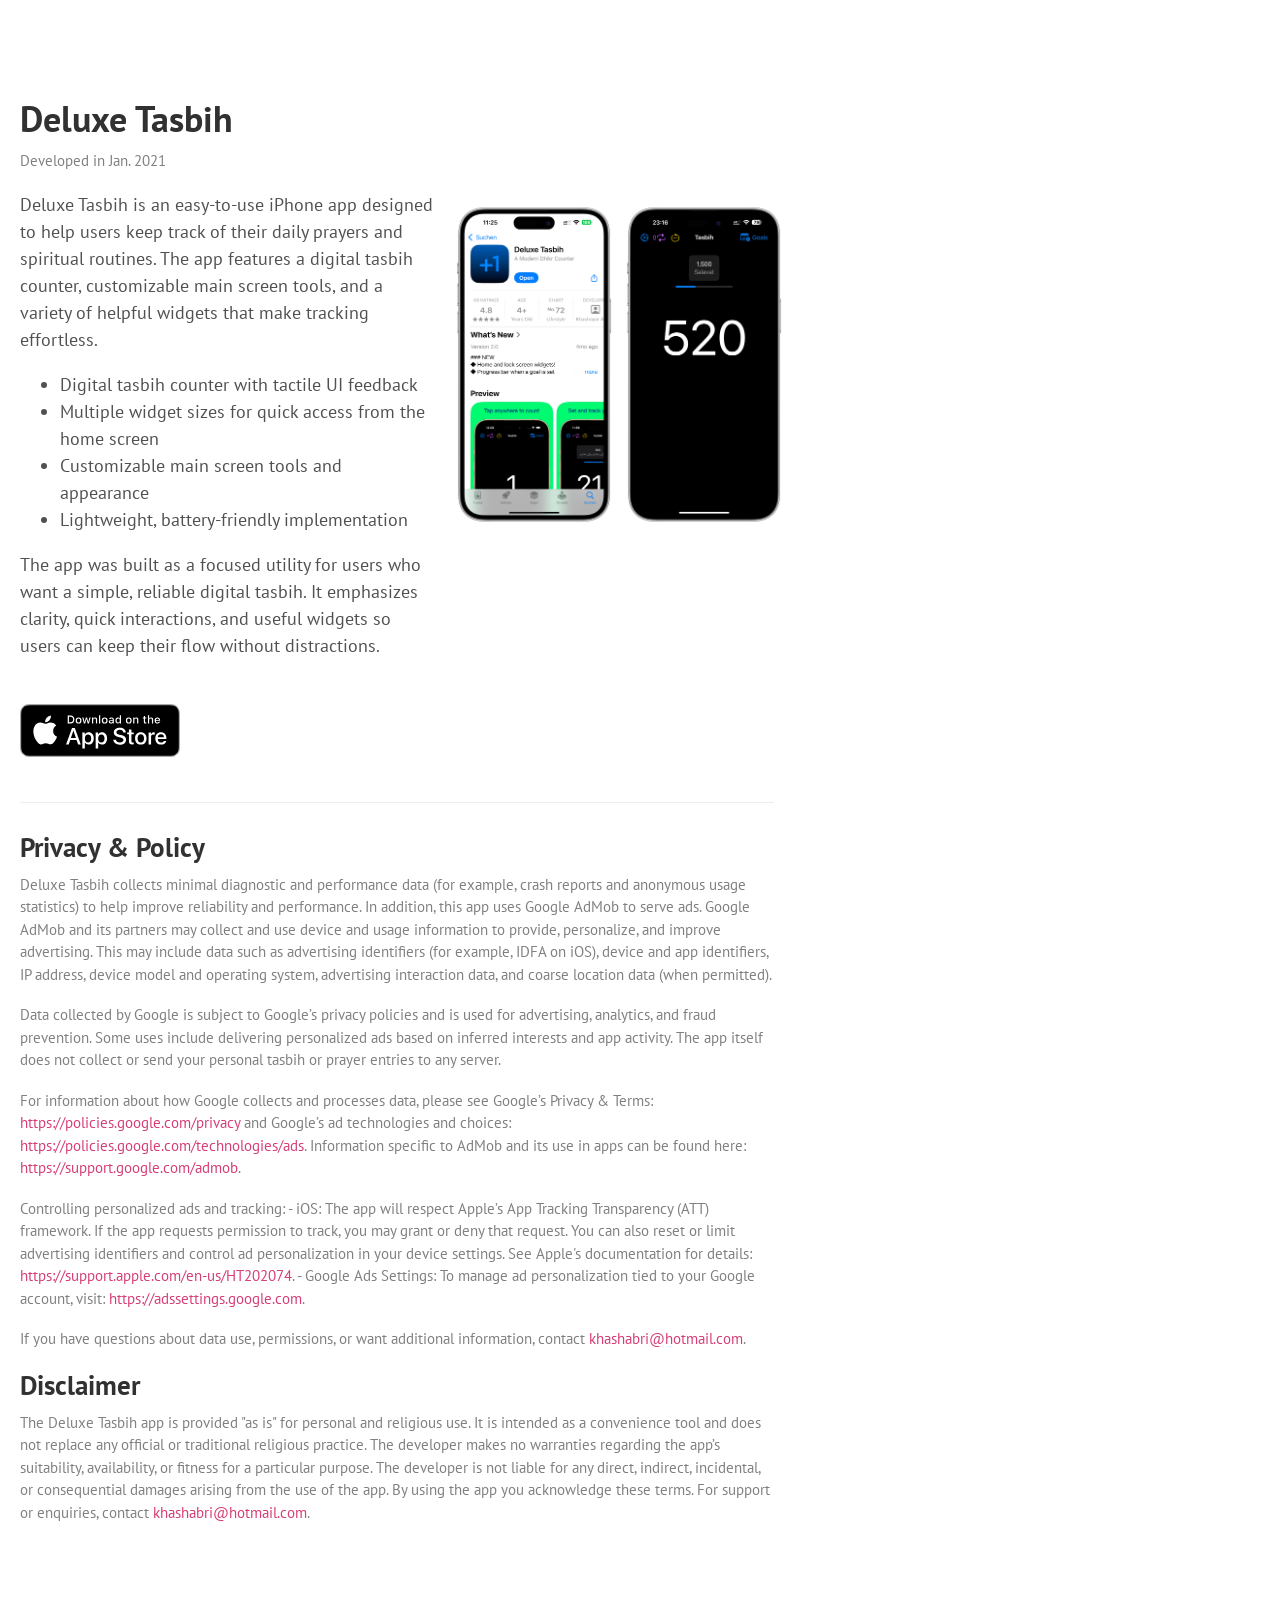
<file: deluxe-tasbih.html>
<!doctype html>
<html lang="en-us">

<head>
  <meta http-equiv="content-type" content="text/html; charset=utf-8">
  <meta name="author" content="Khashayar Abryoghani">
  <title>Deluxe Tasbih · Khashayar Abryoghani</title>

  <link rel="stylesheet" href="css/poole.css">
  <link rel="stylesheet" href="css/syntax.css">
  <link rel="stylesheet" href="css/hyde.css">
  <link rel="stylesheet" href="http://fonts.googleapis.com/css?family=PT+Sans:400,400italic,700|Abril+Fatface">

  <link rel="shortcut icon" href="favicon.ico">
</head>

<body class="theme-base-08">

  <div class="content container" style="margin-left: 0; padding-left: 20px;">
    <div class="page">
      <h1>Deluxe Tasbih</h1>
      <p style="color: gray; font-size: smaller;">Developed in Jan. 2021</p>

      <div style="display: flex; flex-wrap: wrap; gap: 20px; align-items: flex-start;">
        <div style="flex: 1 1 360px; max-width: 680px;">
          <p>
            Deluxe Tasbih is an easy-to-use iPhone app designed to help users keep track of their daily prayers and
            spiritual routines. The app features a digital tasbih counter, customizable main screen tools, and a variety
            of helpful widgets that make tracking effortless.
          </p>

          <ul>
            <li>Digital tasbih counter with tactile UI feedback</li>
            <li>Multiple widget sizes for quick access from the home screen</li>
            <li>Customizable main screen tools and appearance</li>
            <li>Lightweight, battery-friendly implementation</li>
          </ul>

          <p>
            The app was built as a focused utility for users who want a simple, reliable digital tasbih. It emphasizes
            clarity, quick interactions, and useful widgets so users can keep their flow without distractions.
          </p>

          <p>
            <br>
            <a href="https://apps.apple.com/app/id1564234801?ct=personal_CV_page&mt=8"><img src="images/download-on-the-app-store.svg"
                alt="Download on App Store" style="width:120pt; height:auto;"></a>
          </p>
        </div>

        <div style="display: flex; gap: 10px; flex: 0 1 320px;">
          <img src="images/deluxeTasbih2.png" alt="Deluxe Tasbih Screenshot" style="width:50%; height:auto; object-fit: contain;">
          <img src="images/deluxeTasbih1.png" alt="Deluxe Tasbih Screenshot" style="width:50%; height:auto; object-fit: contain;">
        </div>
      </div>

      <hr>

      <h2 id="privacy">Privacy &amp; Policy</h2>
      <p style="font-size: smaller; color: gray; max-width: 780px;">
        Deluxe Tasbih collects minimal diagnostic and performance data (for example, crash reports and anonymous usage statistics)
        to help improve reliability and performance. In addition, this app uses Google AdMob to serve ads. Google AdMob and its
        partners may collect and use device and usage information to provide, personalize, and improve advertising. This may
        include data such as advertising identifiers (for example, IDFA on iOS), device and app identifiers, IP address, device
        model and operating system, advertising interaction data, and coarse location data (when permitted).
      </p>

      <p style="font-size: smaller; color: gray; max-width: 780px;">
        Data collected by Google is subject to Google’s privacy policies and is used for advertising, analytics, and fraud
        prevention. Some uses include delivering personalized ads based on inferred interests and app activity. The app itself
        does not collect or send your personal tasbih or prayer entries to any server.
      </p>

      <p style="font-size: smaller; color: gray; max-width: 780px;">
        For information about how Google collects and processes data, please see Google’s Privacy &amp; Terms:
        <a href="https://policies.google.com/privacy" target="_blank" rel="noopener">https://policies.google.com/privacy</a>
        and Google’s ad technologies and choices:
        <a href="https://policies.google.com/technologies/ads" target="_blank" rel="noopener">https://policies.google.com/technologies/ads</a>.
        Information specific to AdMob and its use in apps can be found here:
        <a href="https://support.google.com/admob" target="_blank" rel="noopener">https://support.google.com/admob</a>.
      </p>

      <p style="font-size: smaller; color: gray; max-width: 780px;">
        Controlling personalized ads and tracking:
        - iOS: The app will respect Apple’s App Tracking Transparency (ATT) framework. If the app requests permission to track,
        you may grant or deny that request. You can also reset or limit advertising identifiers and control ad personalization
        in your device settings. See Apple's documentation for details:
        <a href="https://support.apple.com/en-us/HT202074" target="_blank" rel="noopener">https://support.apple.com/en-us/HT202074</a>.
        - Google Ads Settings: To manage ad personalization tied to your Google account, visit:
        <a href="https://adssettings.google.com" target="_blank" rel="noopener">https://adssettings.google.com</a>.
      </p>

      <p style="font-size: smaller; color: gray; max-width: 780px;">
        If you have questions about data use, permissions, or want additional information, contact
        <a href="mailto:khashabri@hotmail.com">khashabri@hotmail.com</a>.
      </p>

      <h2 id="disclaimer">Disclaimer</h2>
      <p style="font-size: smaller; color: gray; max-width: 780px;">
        The Deluxe Tasbih app is provided "as is" for personal and religious use. It is intended as a convenience tool
        and does not replace any official or traditional religious practice. The developer makes no warranties regarding
        the app’s suitability, availability, or fitness for a particular purpose. The developer is not liable for any
        direct, indirect, incidental, or consequential damages arising from the use of the app. By using the app you
        acknowledge these terms. For support or enquiries, contact <a href="mailto:khashabri@hotmail.com">khashabri@hotmail.com</a>.
      </p>
    </div>
  </div>
</body>

</html>
</file>
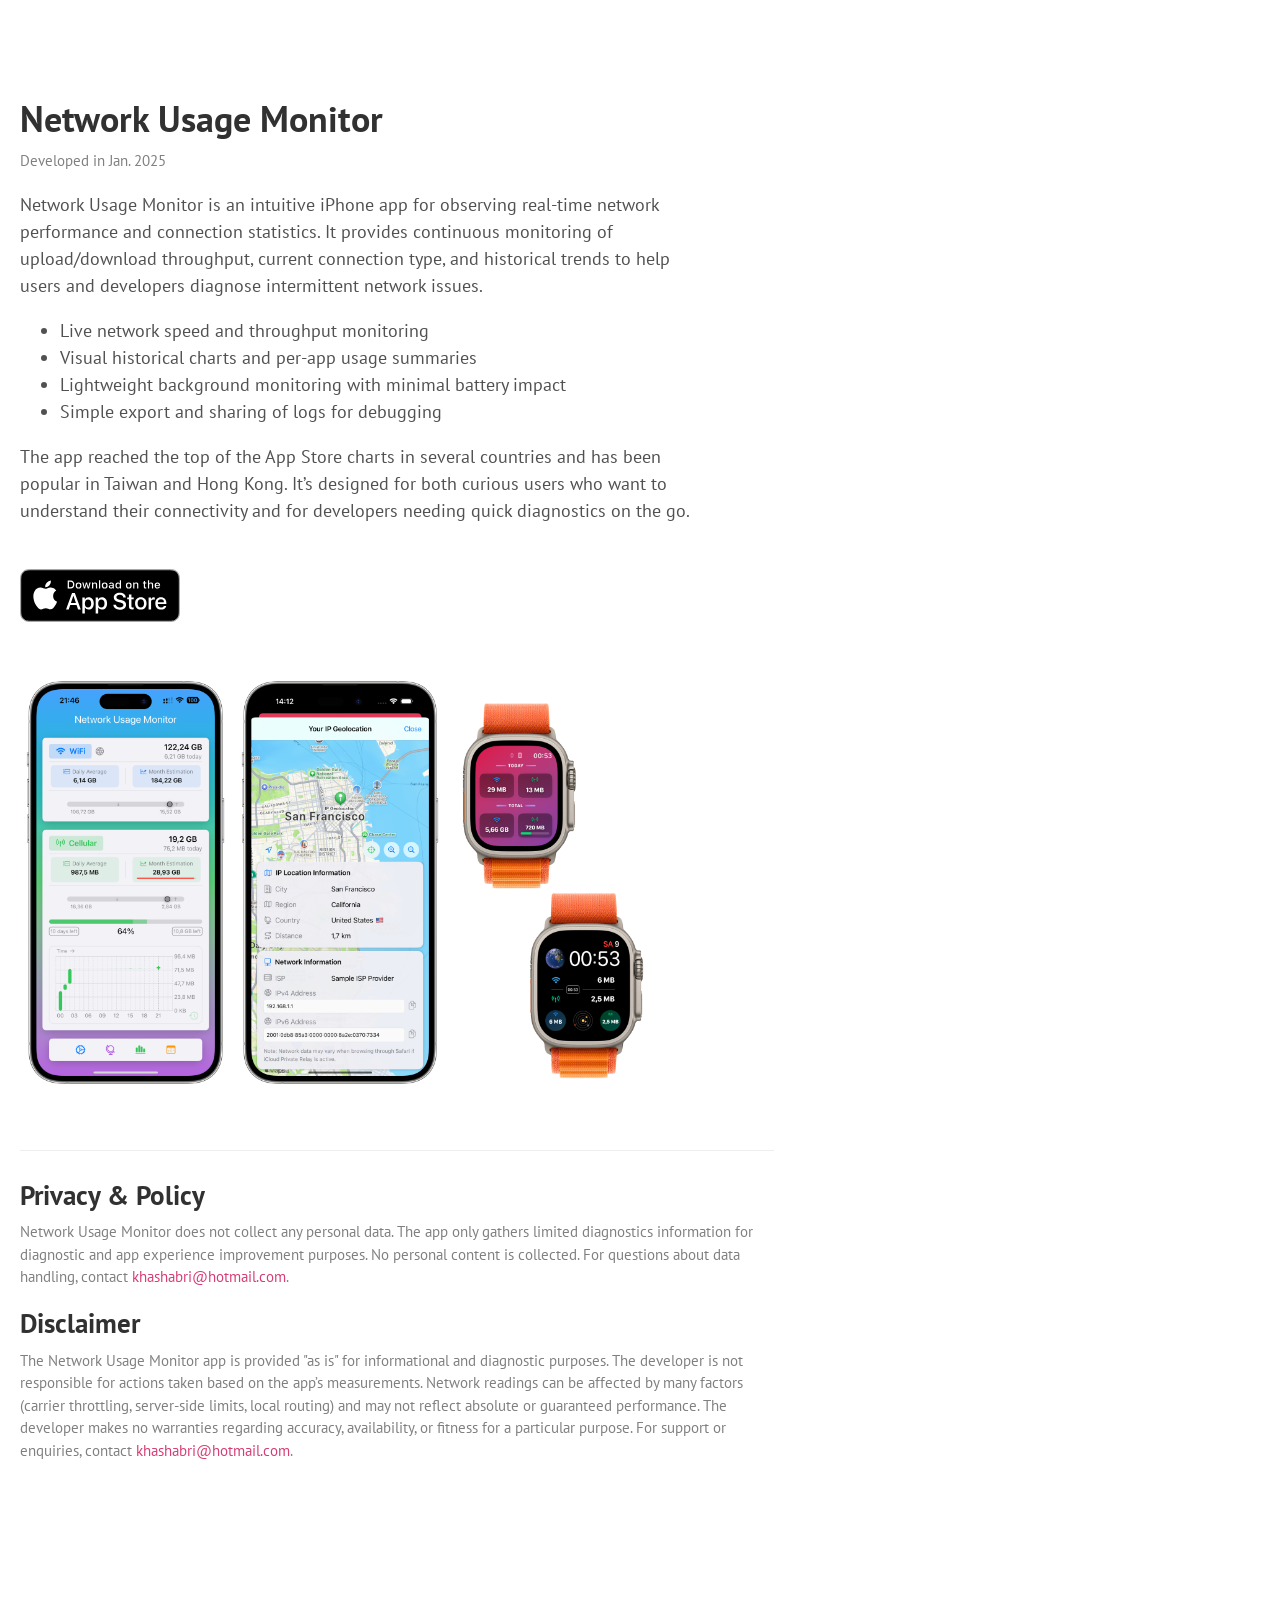
<file: network-usage-monitor.html>
<!doctype html>
<html lang="en-us">

<head>
  <meta http-equiv="content-type" content="text/html; charset=utf-8">
  <meta name="author" content="Khashayar Abryoghani">
  <title>Network Usage Monitor · Khashayar Abryoghani</title>

  <link rel="stylesheet" href="css/poole.css">
  <link rel="stylesheet" href="css/syntax.css">
  <link rel="stylesheet" href="css/hyde.css">
  <link rel="stylesheet" href="http://fonts.googleapis.com/css?family=PT+Sans:400,400italic,700|Abril+Fatface">

  <link rel="shortcut icon" href="favicon.ico">
</head>

<body class="theme-base-08">

  <div class="content container" style="margin-left: 0; padding-left: 20px;">
    <div class="page">
      <h1>Network Usage Monitor</h1>
      <p style="color: gray; font-size: smaller;">Developed in Jan. 2025</p>

      <div style="display: flex; flex-wrap: wrap; gap: 20px; align-items: flex-start;">
        <div style="flex: 1 1 360px; max-width: 680px;">
          <p>
            Network Usage Monitor is an intuitive iPhone app for observing real-time network performance and
            connection statistics. It provides continuous monitoring of upload/download throughput, current
            connection type, and historical trends to help users and developers diagnose intermittent network issues.
          </p>

          <ul>
            <li>Live network speed and throughput monitoring</li>
            <li>Visual historical charts and per-app usage summaries</li>
            <li>Lightweight background monitoring with minimal battery impact</li>
            <li>Simple export and sharing of logs for debugging</li>
          </ul>

          <p>
            The app reached the top of the App Store charts in several countries and has been popular in Taiwan and
            Hong Kong. It’s designed for both curious users who want to understand their connectivity and for
            developers needing quick diagnostics on the go.
          </p>

          <p>
            <br>
            <a href="https://apps.apple.com/app/id6740433029?ct=personal_CV_page&mt=8"><img src="images/download-on-the-app-store.svg"
                alt="Download on App Store" style="width:120pt; height:auto;"></a>
          </p>
        </div>

        <div style="/* updated: layout images horizontally */ display: flex; gap: 10px; flex: 0 1 640px; flex-direction: row; align-items: flex-start; justify-content: center; flex-wrap: nowrap;">
          <img src="images/NUM1.png" alt="Network Monitor Screenshot" style="width: calc(33% - 6.6px); height: auto; max-width: 210px; object-fit: contain;">
          <img src="images/NUM2.png" alt="Network Monitor Screenshot" style="width: calc(33% - 6.6px); height: auto; max-width: 210px; object-fit: contain;">
          <img src="images/NUM_W.png" alt="Network Monitor Screenshot" style="width: calc(33% - 6.6px); height: auto; max-width: 210px; object-fit: contain;">
        </div>
      </div>

      <hr>

      <h2 id="privacy">Privacy &amp; Policy</h2>
      <p style="font-size: smaller; color: gray; max-width: 780px;">
        Network Usage Monitor does not collect any personal data. The app only gathers limited diagnostics information for diagnostic and app experience improvement purposes. No personal content is collected. For questions about data handling, contact <a href="mailto:khashabri@hotmail.com">khashabri@hotmail.com</a>.
      </p>

      <h2 id="disclaimer">Disclaimer</h2>
      <p style="font-size: smaller; color: gray; max-width: 780px;">
        The Network Usage Monitor app is provided "as is" for informational and diagnostic purposes. The developer is
        not responsible for actions taken based on the app’s measurements. Network readings can be affected by many
        factors (carrier throttling, server-side limits, local routing) and may not reflect absolute or guaranteed
        performance. The developer makes no warranties regarding accuracy, availability, or fitness for a particular
        purpose. For support or enquiries, contact <a href="mailto:khashabri@hotmail.com">khashabri@hotmail.com</a>.
      </p>
    </div>
  </div>
</body>

</html>
</file>
<file: css/poole.css>
/*
 *                        ___
 *                       /\_ \
 *  _____     ___     ___\//\ \      __
 * /\ '__`\  / __`\  / __`\\ \ \   /'__`\
 * \ \ \_\ \/\ \_\ \/\ \_\ \\_\ \_/\  __/
 *  \ \ ,__/\ \____/\ \____//\____\ \____\
 *   \ \ \/  \/___/  \/___/ \/____/\/____/
 *    \ \_\
 *     \/_/
 *
 * Designed, built, and released under MIT license by @mdo. Learn more at
 * https://github.com/poole/poole.
 */


/*
 * Contents
 *
 * Body resets
 * Custom type
 * Messages
 * Container
 * Masthead
 * Posts and pages
 * Pagination
 * Reverse layout
 * Themes
 */


/*
 * Body resets
 *
 * Update the foundational and global aspects of the page.
 */

* {
  -webkit-box-sizing: border-box;
     -moz-box-sizing: border-box;
          box-sizing: border-box;
}

html,
body {
  margin: 0;
  padding: 0;
}

html {
  font-family: "Helvetica Neue", Helvetica, Arial, sans-serif;
  font-size: 16px;
  line-height: 1.5;
}
@media (min-width: 38em) {
  html {
    font-size: 20px;
  }
}

body {
  color: #515151;
  background-color: #fff;
  -webkit-text-size-adjust: 100%;
      -ms-text-size-adjust: 100%;
}

/* No `:visited` state is required by default (browsers will use `a`) */
a {
  color: #268bd2;
  text-decoration: none;
}
a strong {
  color: inherit;
}
/* `:focus` is linked to `:hover` for basic accessibility */
a:hover,
a:focus {
  text-decoration: underline;
}

/* Headings */
h1, h2, h3, h4, h5, h6 {
  margin-bottom: .5rem;
  font-weight: bold;
  line-height: 1.25;
  color: #313131;
  text-rendering: optimizeLegibility;
}
h1 {
  font-size: 2rem;
}
h2 {
  margin-top: 1rem;
  font-size: 1.5rem;
}
h3 {
  margin-top: 1.5rem;
  font-size: 1.25rem;
}
h4, h5, h6 {
  margin-top: 1rem;
  font-size: 1rem;
}

/* Body text */
p {
  margin-top: 0;
  margin-bottom: 1rem;
}

strong {
  color: #303030;
}


/* Lists */
ul, ol, dl {
  margin-top: 0;
  margin-bottom: 1rem;
}

dt {
  font-weight: bold;
}
dd {
  margin-bottom: .5rem;
}

/* Misc */
hr {
  position: relative;
  margin: 1.5rem 0;
  border: 0;
  border-top: 1px solid #eee;
  border-bottom: 1px solid #fff;
}

abbr {
  font-size: 85%;
  font-weight: bold;
  color: #555;
  text-transform: uppercase;
}
abbr[title] {
  cursor: help;
  border-bottom: 1px dotted #e5e5e5;
}

/* Code */
code,
pre {
  font-family: Menlo, Monaco, "Courier New", monospace;
}
code {
  padding: .25em .5em;
  font-size: 85%;
  color: #bf616a;
  background-color: #f9f9f9;
  border-radius: 3px;
}
pre {
  display: block;
  margin-top: 0;
  margin-bottom: 1rem;
  padding: 1rem;
  font-size: .8rem;
  line-height: 1.4;
  white-space: pre;
  white-space: pre-wrap;
  word-break: break-all;
  word-wrap: break-word;
  background-color: #f9f9f9;
}
pre code {
  padding: 0;
  font-size: 100%;
  color: inherit;
  background-color: transparent;
}

/* Pygments via Jekyll */
.highlight {
  margin-bottom: 1rem;
  border-radius: 4px;
}
.highlight pre {
  margin-bottom: 0;
}

/* Gist via GitHub Pages */
.gist .gist-file {
  font-family: Menlo, Monaco, "Courier New", monospace !important;
}
.gist .markdown-body {
  padding: 15px;
}
.gist pre {
  padding: 0;
  background-color: transparent;
}
.gist .gist-file .gist-data {
  font-size: .8rem !important;
  line-height: 1.4;
}
.gist code {
  padding: 0;
  color: inherit;
  background-color: transparent;
  border-radius: 0;
}

/* Quotes */
blockquote {
  padding: .5rem 1rem;
  margin: .8rem 0;
  color: #7a7a7a;
  border-left: .25rem solid #e5e5e5;
}
blockquote p:last-child {
  margin-bottom: 0;
}
@media (min-width: 30em) {
  blockquote {
    /*padding-right: 5rem;*/
    padding-left: 1.25rem;
  }
}

img {
  display: block;
  max-width: 100%;
  margin: 0 0 1rem;
  border-radius: 5px;
}

/* Tables */
table {
  margin-bottom: 1rem;
  width: 100%;
  /*border: 1px solid #e5e5e5;*/
  border-collapse: collapse;
}
td,
th {
  padding: .25rem .5rem;
  /*border: 1px solid #e5e5e5;*/
}
/*tbody tr:nth-child(odd) td,*/
/*tbody tr:nth-child(odd) th {*/
/*  background-color: #f9f9f9;*/
/*}*/


/*
 * Custom type
 *
 * Extend paragraphs with `.lead` for larger introductory text.
 */

.lead {
  font-size: 1.25rem;
  font-weight: 300;
}


/*
 * Messages
 *
 * Show alert messages to users. You may add it to single elements like a `<p>`,
 * or to a parent if there are multiple elements to show.
 */

.message {
  margin-bottom: 1rem;
  padding: 1rem;
  color: #717171;
  background-color: #f9f9f9;
}


/*
 * Container
 *
 * Center the page content.
 */

.container {
  max-width: 44rem;
  padding-left:  1rem;
  padding-right: 1rem;
  margin-left:  auto;
  margin-right: auto;
}


/*
 * Masthead
 *
 * Super small header above the content for site name and short description.
 */

.masthead {
  padding-top:    1rem;
  padding-bottom: 1rem;
  margin-bottom: 3rem;
}
.masthead-title {
  margin-top: 0;
  margin-bottom: 0;
  color: #505050;
}
.masthead-title a {
  color: #505050;
}
.masthead-title small {
  font-size: 75%;
  font-weight: 400;
  color: #c0c0c0;
  letter-spacing: 0;
}


/*
 * Posts and pages
 *
 * Each post is wrapped in `.post` and is used on default and post layouts. Each
 * page is wrapped in `.page` and is only used on the page layout.
 */

.page,
.post {
  margin-bottom: 4em;
}

/* Blog post or page title */
.page-title,
.post-title,
.post-title a {
  color: #303030;
}
.page-title,
.post-title {
  margin-top: 0;
}

/* Meta data line below post title */
.post-date {
  display: block;
  margin-top: -.5rem;
  margin-bottom: 1rem;
  color: #9a9a9a;
}

/* Related posts */
.related {
  padding-top: 2rem;
  padding-bottom: 2rem;
  border-top: 1px solid #eee;
}
.related-posts {
  padding-left: 0;
  list-style: none;
}
.related-posts h3 {
  margin-top: 0;
}
.related-posts li small {
  font-size: 75%;
  color: #999;
}
.related-posts li a:hover {
  color: #268bd2;
  text-decoration: none;
}
.related-posts li a:hover small {
  color: inherit;
}


/*
 * Pagination
 *
 * Super lightweight (HTML-wise) blog pagination. `span`s are provide for when
 * there are no more previous or next posts to show.
 */

.pagination {
  overflow: hidden; /* clearfix */
  margin-left: -1rem;
  /*margin-right: -1rem;*/
  font-family: "PT Sans", Helvetica, Arial, sans-serif;
  color: #ccc;
  text-align: center;
}

/* Pagination items can be `span`s or `a`s */
.pagination-item {
  display: block;
  padding: 1rem;
  border: 1px solid #eee;
}
.pagination-item:first-child {
  margin-bottom: -1px;
}

/* Only provide a hover state for linked pagination items */
a.pagination-item:hover {
  background-color: #f5f5f5;
}

@media (min-width: 30em) {
  .pagination {
    margin: 3rem 0;
  }
  .pagination-item {
    float: left;
    width: 50%;
  }
  .pagination-item:first-child {
    margin-bottom: 0;
    border-top-left-radius:    4px;
    border-bottom-left-radius: 4px;
  }
  .pagination-item:last-child {
    margin-left: -1px;
    border-top-right-radius:    4px;
    border-bottom-right-radius: 4px;
  }
}
</file>
<file: css/syntax.css>
.highlight .hll { background-color: #ffc; }
.highlight .c { color: #999; } /* Comment */
.highlight .err { color: #a00; background-color: #faa } /* Error */
.highlight .k { color: #069; } /* Keyword */
.highlight .o { color: #555 } /* Operator */
.highlight .cm { color: #09f; font-style: italic } /* Comment.Multiline */
.highlight .cp { color: #099 } /* Comment.Preproc */
.highlight .c1 { color: #999; } /* Comment.Single */
.highlight .cs { color: #999; } /* Comment.Special */
.highlight .gd { background-color: #fcc; border: 1px solid #c00 } /* Generic.Deleted */
.highlight .ge { font-style: italic } /* Generic.Emph */
.highlight .gr { color: #f00 } /* Generic.Error */
.highlight .gh { color: #030; } /* Generic.Heading */
.highlight .gi { background-color: #cfc; border: 1px solid #0c0 } /* Generic.Inserted */
.highlight .go { color: #aaa } /* Generic.Output */
.highlight .gp { color: #009; } /* Generic.Prompt */
.highlight .gs { } /* Generic.Strong */
.highlight .gu { color: #030; } /* Generic.Subheading */
.highlight .gt { color: #9c6 } /* Generic.Traceback */
.highlight .kc { color: #069; } /* Keyword.Constant */
.highlight .kd { color: #069; } /* Keyword.Declaration */
.highlight .kn { color: #069; } /* Keyword.Namespace */
.highlight .kp { color: #069 } /* Keyword.Pseudo */
.highlight .kr { color: #069; } /* Keyword.Reserved */
.highlight .kt { color: #078; } /* Keyword.Type */
.highlight .m { color: #f60 } /* Literal.Number */
.highlight .s { color: #d44950 } /* Literal.String */
.highlight .na { color: #4f9fcf } /* Name.Attribute */
.highlight .nb { color: #366 } /* Name.Builtin */
.highlight .nc { color: #0a8; } /* Name.Class */
.highlight .no { color: #360 } /* Name.Constant */
.highlight .nd { color: #99f } /* Name.Decorator */
.highlight .ni { color: #999; } /* Name.Entity */
.highlight .ne { color: #c00; } /* Name.Exception */
.highlight .nf { color: #c0f } /* Name.Function */
.highlight .nl { color: #99f } /* Name.Label */
.highlight .nn { color: #0cf; } /* Name.Namespace */
.highlight .nt { color: #2f6f9f; } /* Name.Tag */
.highlight .nv { color: #033 } /* Name.Variable */
.highlight .ow { color: #000; } /* Operator.Word */
.highlight .w { color: #bbb } /* Text.Whitespace */
.highlight .mf { color: #f60 } /* Literal.Number.Float */
.highlight .mh { color: #f60 } /* Literal.Number.Hex */
.highlight .mi { color: #f60 } /* Literal.Number.Integer */
.highlight .mo { color: #f60 } /* Literal.Number.Oct */
.highlight .sb { color: #c30 } /* Literal.String.Backtick */
.highlight .sc { color: #c30 } /* Literal.String.Char */
.highlight .sd { color: #c30; font-style: italic } /* Literal.String.Doc */
.highlight .s2 { color: #c30 } /* Literal.String.Double */
.highlight .se { color: #c30; } /* Literal.String.Escape */
.highlight .sh { color: #c30 } /* Literal.String.Heredoc */
.highlight .si { color: #a00 } /* Literal.String.Interpol */
.highlight .sx { color: #c30 } /* Literal.String.Other */
.highlight .sr { color: #3aa } /* Literal.String.Regex */
.highlight .s1 { color: #c30 } /* Literal.String.Single */
.highlight .ss { color: #fc3 } /* Literal.String.Symbol */
.highlight .bp { color: #366 } /* Name.Builtin.Pseudo */
.highlight .vc { color: #033 } /* Name.Variable.Class */
.highlight .vg { color: #033 } /* Name.Variable.Global */
.highlight .vi { color: #033 } /* Name.Variable.Instance */
.highlight .il { color: #f60 } /* Literal.Number.Integer.Long */

.css .o,
.css .o + .nt,
.css .nt + .nt { color: #999; }
</file>
<file: css/hyde.css>
/*
 *  __                  __
 * /\ \                /\ \
 * \ \ \___   __  __   \_\ \     __
 *  \ \  _ `\/\ \/\ \  /'_` \  /'__`\
 *   \ \ \ \ \ \ \_\ \/\ \_\ \/\  __/
 *    \ \_\ \_\/`____ \ \___,_\ \____\
 *     \/_/\/_/`/___/> \/__,_ /\/____/
 *                /\___/
 *                \/__/
 *
 * Designed, built, and released under MIT license by @mdo. Learn more at
 * https://github.com/poole/hyde.
 */


/*
 * Contents
 *
 * Global resets
 * Sidebar
 * Container
 * Reverse layout
 * Themes
 */


/*
 * Global resets
 *
 * Update the foundational and global aspects of the page.
 */

html {
  font-family: "PT Sans", Helvetica, Arial, sans-serif;
}
@media (min-width: 48em) {
  html {
    font-size: 16px;
  }
}
@media (min-width: 58em) {
  html {
    font-size: 18px;
  }
}


/*
 * Sidebar
 *
 * Flexible banner for housing site name, intro, and "footer" content. Starts
 * out above content in mobile and later moves to the side with wider viewports.
 */

.sidebar {
  text-align: center;
  padding: 2rem 1rem;
  color: rgba(255,255,255,.5);
  background-color: #202020;
}
@media (min-width: 48em) {
  .sidebar {
    position: fixed;
    top: 0;
    left: 0;
    bottom: 0;
    width: 19rem;
    text-align: center;
    /* Let the sidebar scroll on its own when it is taller than the viewport,
     * instead of clipping the lower nav items. */
    overflow-y: auto;
    overscroll-behavior: contain;
    -webkit-overflow-scrolling: touch;
    scrollbar-width: thin;
    scrollbar-color: rgba(255,255,255,.3) transparent;
  }
  .sidebar::-webkit-scrollbar {
    width: 8px;
  }
  .sidebar::-webkit-scrollbar-thumb {
    background-color: rgba(255,255,255,.25);
    border-radius: 4px;
  }
  .sidebar::-webkit-scrollbar-thumb:hover {
    background-color: rgba(255,255,255,.4);
  }
  .sidebar::-webkit-scrollbar-track {
    background: transparent;
  }
}

/* Sidebar links */
.sidebar a {
  color: #fff;
}

/* About section */
.sidebar-about h1 {
  color: #fff;
  margin-top: 0;
  font-family: "Abril Fatface", serif;
  font-size: 3.0rem;
  text-align: center;
}

/* Sidebar nav */
.sidebar-nav {
  margin-bottom: 1rem;
}
.sidebar-nav-item {
  display: block;
  line-height: 1.75;
}
a.sidebar-nav-item:hover,
a.sidebar-nav-item:focus {
  text-decoration: underline;
}
.sidebar-nav-item.active {
  font-weight: bold;
}

/* Sticky sidebar
 *
 * Add the `sidebar-sticky` class to the sidebar's container to affix it the
 * contents to the bottom of the sidebar in tablets and up.
 */

@media (min-width: 48em) {
  .sidebar-sticky {
    position: absolute;
    right:  1rem;
    bottom: 1rem;
    left:   1rem;
  }
}


/* Container
 *
 * Align the contents of the site above the proper threshold with some margin-fu
 * with a 25%-wide `.sidebar`.
 */

.content {
  padding-top:    4rem;
  padding-bottom: 4rem;
}

.career-list > li {
  margin-bottom: 1.25rem;
}

.career-list p {
  margin-top: .35rem;
  margin-bottom: .45rem;
}

.career-meta,
.app-meta {
  color: #777;
  font-size: .85rem;
}

.career-stages {
  margin-top: .5rem;
  padding-left: 1.1rem;
}

.career-stages li {
  margin-bottom: .55rem;
}

.app-grid {
  display: grid;
  grid-template-columns: 1fr;
  gap: .9rem;
  margin: 1rem 0;
}

.app-card {
  display: grid;
  grid-template-columns: 4rem minmax(0, 1fr);
  gap: .9rem;
  padding: 1rem;
  border: 1px solid #e5e5e5;
  border-radius: 12px;
  background: #fff;
  box-shadow: 0 2px 8px rgba(0, 0, 0, .04);
  transition: border-color .2s ease, box-shadow .2s ease, transform .2s ease;
}

.app-card:hover,
.app-card:focus-within {
  border-color: #d63e76;
  box-shadow: 0 6px 18px rgba(0, 0, 0, .08);
  transform: translateY(-1px);
}

.app-card h3 {
  margin: 0 0 .15rem;
  font-size: 1.08rem;
}

.app-card p {
  margin: .45rem 0 0;
}

.app-card .app-links {
  margin-top: .55rem;
  font-size: .9rem;
}

.app-card-icon img {
  display: block;
  width: 4rem;
  height: 4rem;
  object-fit: contain;
  border-radius: 14px;
  background: #f5f5f5;
}

.portfolio-link {
  margin-bottom: 2rem;
}

@media (min-width: 58em) {
  .app-grid {
    grid-template-columns: repeat(2, minmax(0, 1fr));
  }
}

@media (min-width: 48em) {
  .content {
    max-width: 44rem;
    margin-left: 20rem;
    margin-right: 2rem;
  }
}

@media (min-width: 64em) {
  .content {
    margin-left: 22rem;
    margin-right: 4rem;
  }
}


/*
 * Reverse layout
 *
 * Flip the orientation of the page by placing the `.sidebar` on the right.
 */

@media (min-width: 48em) {
  .layout-reverse .sidebar {
    left: auto;
    right: 0;
  }
  .layout-reverse .content {
    margin-left: 2rem;
    margin-right: 20rem;
  }
}

@media (min-width: 64em) {
  .layout-reverse .content {
    margin-left: 4rem;
    margin-right: 22rem;
  }
}



/*
 * Themes
 *
 * As of v1.1, Hyde includes optional themes to color the sidebar and links
 * within blog posts. To use, add the class of your choosing to the `body`.
 */

/* Base16 (http://chriskempson.github.io/base16/#default) */

/* Red */
.theme-base-08 .sidebar {
  background-color: #fffff;
}
.theme-base-08 .content a,
.theme-base-08 .related-posts li a:hover {
  color: #d63e76;
}

/* Orange */
.theme-base-09 .sidebar {
  background-color: #d28445;
}
.theme-base-09 .content a,
.theme-base-09 .related-posts li a:hover {
  color: #d28445;
}

/* Yellow */
.theme-base-0a .sidebar {
  background-color: #f4bf75;
}
.theme-base-0a .content a,
.theme-base-0a .related-posts li a:hover {
  color: #f4bf75;
}

/* Green */
.theme-base-0b .sidebar {
  background-color: #90a959;
}
.theme-base-0b .content a,
.theme-base-0b .related-posts li a:hover {
  color: #90a959;
}

/* Cyan */
.theme-base-0c .sidebar {
  background-color: #75b5aa;
}
.theme-base-0c .content a,
.theme-base-0c .related-posts li a:hover {
  color: #75b5aa;
}

/* Blue */
.theme-base-0d .sidebar {
  background-color: #6a9fb5;
}
.theme-base-0d .content a,
.theme-base-0d .related-posts li a:hover {
  color: #6a9fb5;
}

/* Magenta */
.theme-base-0e .sidebar {
  background-color: #aa759f;
}
.theme-base-0e .content a,
.theme-base-0e .related-posts li a:hover {
  color: #aa759f;
}

/* Brown */
.theme-base-0f .sidebar {
  background-color: #8f5536;
}
.theme-base-0f .content a,
.theme-base-0f .related-posts li a:hover {
  color: #8f5536;
}

.paper_icon {
  padding: 20px;
  width: 28%;
  vertical-align: middle;
}

.paper_content {
   width: 72%;
  valign: middle;
  font-size: 1.0rem;
}

.one{
  width: 160px;
  height: 160px;
  position: relative;
}
.one{
  width: 180px;
  height: 180px;
  position: relative;
}
.repalign_one{
  width: 210px;
  height: 180px;
  position: relative;
}
</file>
<file: css/bettercast.css>
/* BetterCast portfolio highlight and standalone app page. */
.bettercast-showcase,
.bettercast-page {
  --bc-accent: #a62654;
  --bc-muted: #666;
}

.bettercast-showcase {
  margin: 1.25rem 0 2rem;
  padding: 1.35rem;
  border: 1px solid #eddde3;
  border-radius: 18px;
  background: linear-gradient(145deg, #fff7fa, #fff);
  scroll-margin-top: 1rem;
}

.content.container.bettercast-page {
  max-width: 64rem;
  margin: 0 auto;
  padding: 1.5rem 2rem 4rem;
}

.bc-heading {
  display: flex;
  align-items: center;
  gap: 1rem;
  margin-bottom: 1rem;
}

.bc-heading .bc-icon {
  flex-shrink: 0;
  width: 4.5rem;
  height: 4.5rem;
  margin: 0;
  border-radius: 1rem;
}

.bc-heading h1,
.bc-heading h3 {
  margin: 0 0 .2rem;
}

.bettercast-showcase .bc-heading h3 {
  font-size: 1.6rem;
}

.bc-eyebrow {
  margin-bottom: .4rem;
  color: var(--bc-accent);
  font-size: .8rem;
  font-weight: 700;
  letter-spacing: .04em;
}

.bc-platforms,
.bc-small,
.bc-source {
  color: var(--bc-muted);
  font-size: .85rem;
}

.bc-platforms {
  margin: 0;
}

.bc-nav,
.bc-nav > div,
.bc-actions {
  display: flex;
  align-items: center;
  flex-wrap: wrap;
  gap: .75rem 1.25rem;
}

.bc-nav {
  justify-content: space-between;
  padding-bottom: 1.25rem;
  border-bottom: 1px solid #eee;
  font-size: .9rem;
}

.bc-actions {
  margin: 1.25rem 0;
  font-size: .9rem;
}

.bc-store-link {
  display: inline-block;
  flex-shrink: 0;
  border-radius: 8px;
}

.bc-store-link img {
  display: block;
  width: 160px;
  height: auto;
  margin: 0;
  border-radius: 0;
}

.bc-hero {
  display: grid;
  grid-template-columns: minmax(0, 1fr) 15rem;
  align-items: center;
  gap: 3rem;
  padding: 3rem 0;
}

.bc-hero .bc-tagline {
  margin: 1.5rem 0 1rem;
  font-size: clamp(2rem, 4vw, 3.25rem);
  line-height: 1.1;
  letter-spacing: -.025em;
}

.bc-intro {
  max-width: 28rem;
  font-size: 1.15rem;
}

.bc-hero-preview img {
  width: 100%;
  height: auto;
  margin: 0;
  border-radius: 16px;
  box-shadow: 0 14px 36px rgba(60, 30, 10, .12);
}

.bc-section {
  padding: 1.5rem 0;
  border-top: 1px solid #eee;
  scroll-margin-top: 1rem;
}

.bc-features {
  display: grid;
  grid-template-columns: repeat(3, minmax(0, 1fr));
  gap: 1.25rem;
  margin: 1.5rem 0;
}

.bc-features article {
  padding: 1.2rem;
  border: 1px solid #ece5e8;
  border-radius: 14px;
  background: #fffafb;
}

.bc-features h3 {
  margin: 0 0 .6rem;
  font-size: 1.05rem;
}

.bc-features p {
  margin: 0;
  font-size: .95rem;
}

.bc-gallery {
  display: grid;
  grid-template-columns: repeat(3, minmax(0, 1fr));
  gap: 1.25rem;
  margin: 1.25rem 0;
  padding-bottom: .5rem;
}

.bc-screenshot {
  min-width: 0;
  margin: 0;
}

.bc-screenshot a {
  display: block;
  border-radius: 12px;
}

.bc-screenshot img {
  display: block;
  width: 100%;
  height: auto;
  margin: 0;
  border-radius: 12px;
}

.bc-screenshot figcaption {
  margin-top: .6rem;
  color: var(--bc-muted);
  font-size: .85rem;
  text-align: center;
}

.bc-device-gallery {
  display: grid;
  grid-template-columns: 2fr 1fr;
  align-items: center;
  gap: 3rem;
  margin: 1.5rem 0;
}

.bc-device-gallery .bc-screenshot img {
  max-height: 29rem;
  object-fit: contain;
}

.bc-bottom-cta {
  margin: 2rem 0 1rem;
  padding: 2rem 1rem;
  border-radius: 16px;
  background: #fff4f8;
  text-align: center;
}

.bc-bottom-cta h2 {
  margin: 0 0 1rem;
}

.bc-source {
  font-size: .75rem;
  text-align: center;
}

.bettercast-page a:focus-visible,
.bettercast-showcase a:focus-visible,
.bc-gallery:focus-visible {
  outline: 3px solid var(--bc-accent);
  outline-offset: 4px;
}

@media (max-width: 55em) {
  .bc-hero {
    grid-template-columns: minmax(0, 1fr) 12rem;
    gap: 1.5rem;
  }

  .bc-features {
    grid-template-columns: repeat(2, minmax(0, 1fr));
  }
}

@media (max-width: 38em) {
  .content.container.bettercast-page {
    padding: 1rem 1.1rem 3rem;
  }

  .bettercast-showcase {
    padding: 1rem;
  }

  .bc-heading {
    gap: .75rem;
  }

  .bc-heading .bc-icon {
    width: 3.5rem;
    height: 3.5rem;
    border-radius: .8rem;
  }

  .bc-hero {
    grid-template-columns: minmax(0, 1fr);
    padding: 2rem 0;
  }

  .bc-hero-preview {
    width: 12rem;
    justify-self: center;
  }

  .bc-features {
    grid-template-columns: minmax(0, 1fr);
  }

  .bc-gallery {
    grid-template-columns: none;
    grid-auto-flow: column;
    grid-auto-columns: min(78%, 20rem);
    gap: 1rem;
    overflow-x: auto;
    overscroll-behavior-x: contain;
    scroll-snap-type: x mandatory;
    scroll-padding-inline: .25rem;
    padding: .25rem .25rem 1rem;
  }

  .bc-screenshot {
    scroll-snap-align: start;
  }

  .bc-device-gallery {
    grid-template-columns: minmax(0, 1fr);
    gap: 2rem;
  }

  .bc-device-gallery .bc-screenshot:last-child {
    width: 13rem;
    justify-self: center;
  }
}
</file>
